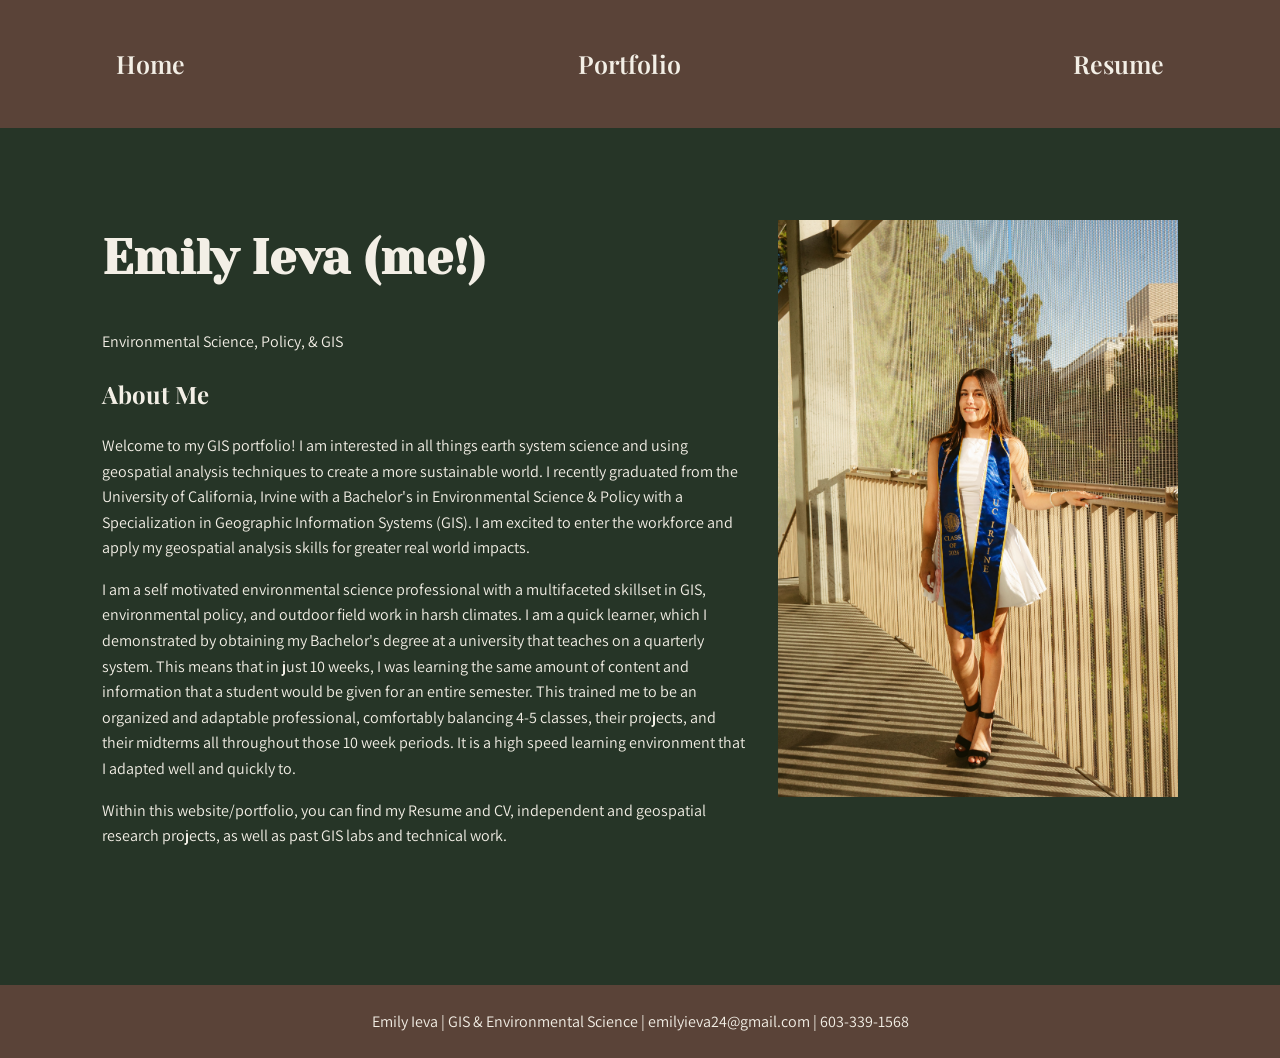
<file: index.html>
<!DOCTYPE html>
<html lang="en">

<head>
  <meta charset="UTF-8">
   <title>Emily Ieva | GIS Portfolio</title> 
  
   <link rel="preconnect" href="https://fonts.googleapis.com">
   <link rel="preconnect" href="https://fonts.gstatic.com" crossorigin>

   <link href="https://fonts.googleapis.com/css2?family=Assistant:wght@400;500;600&family=Playfair+Display:wght@400;600;700&family=Yeseva+One&display=swap" rel="stylesheet">

   <link rel="stylesheet" href="style.css">
</head>

<body>
  
<header class="site-header">
  
  <nav class="site-nav">
    <a href="index.html">Home</a>
    <a href="portfolio.html">Portfolio</a>
    <a href="resume.html">Resume</a>
  </nav>
</header>

  <main class="page-container">

  <div class="home-intro">
    
    <img class="home-photo"
        src="images/GHhome_photo.jpg"
        alt="senior pic of me for home page">
    
    <h1>Emily Ieva (me!)</h1>
    <p>Environmental Science, Policy, & GIS</p>

    <h2>About Me</h2>
    <p>Welcome to my GIS portfolio! I am interested in all things earth system science and using geospatial analysis techniques to create a more sustainable world. I recently graduated from the University of California, Irvine with a Bachelor's in Environmental Science & Policy with a Specialization in Geographic Information Systems (GIS). I am excited to enter the workforce and apply my geospatial analysis skills for greater real world impacts.</p>

    <p>I am a self motivated environmental science professional with a multifaceted skillset in GIS, environmental policy, and outdoor field work in harsh climates. I am a quick learner, which I demonstrated by obtaining my Bachelor's degree at a university that teaches on a quarterly system. This means that in just 10 weeks, I was learning the same amount of content and information that a student would be given for an entire semester. This trained me to be an organized and adaptable professional, comfortably balancing 4-5 classes, their projects, and their midterms all throughout those 10 week periods. It is a high speed learning environment that I adapted well and quickly to.</p>
    
    <p>Within this website/portfolio, you can find my Resume and CV, independent and geospatial research projects, as well as past GIS labs and technical work.</p>

  </div>
    
  </main>

<footer class="site-footer">
  <p> Emily Ieva | GIS & Environmental Science | emilyieva24@gmail.com | 603-339-1568</p>
</footer>
  
</body>

</html>
</file>
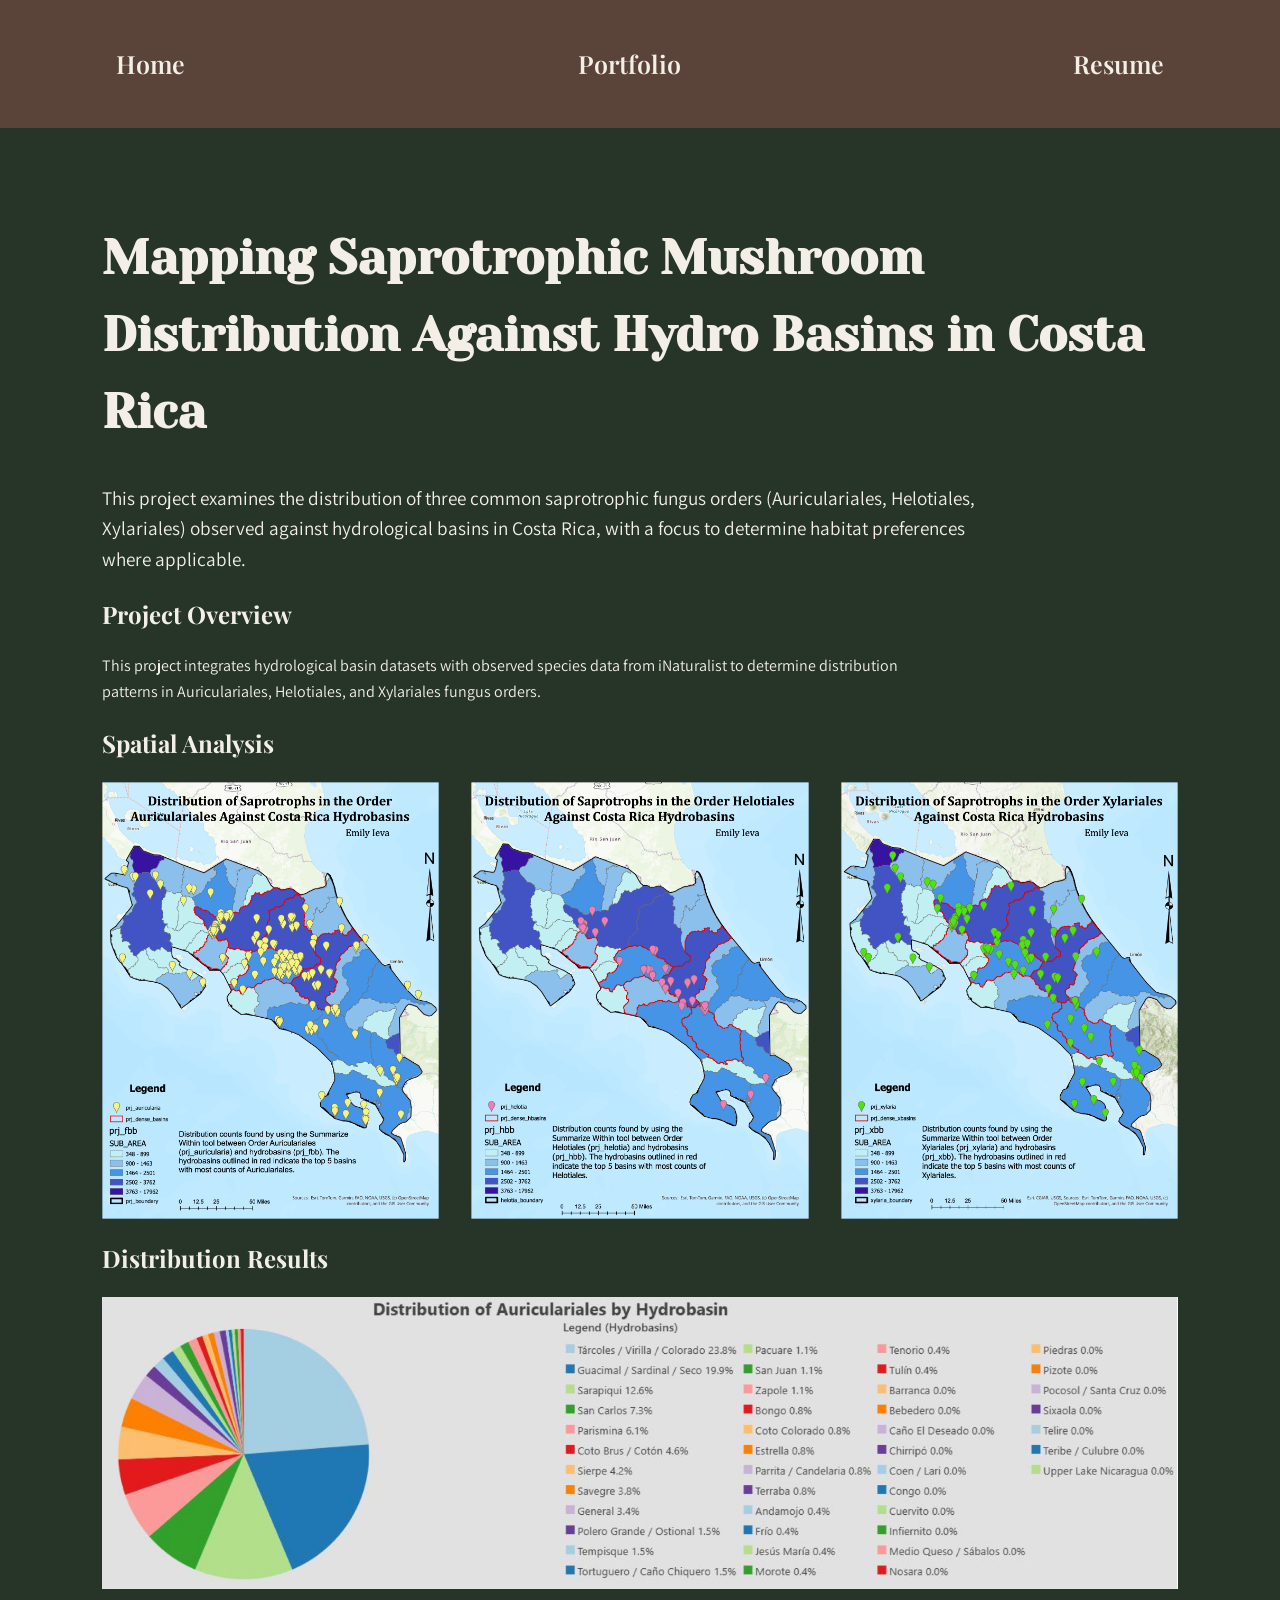
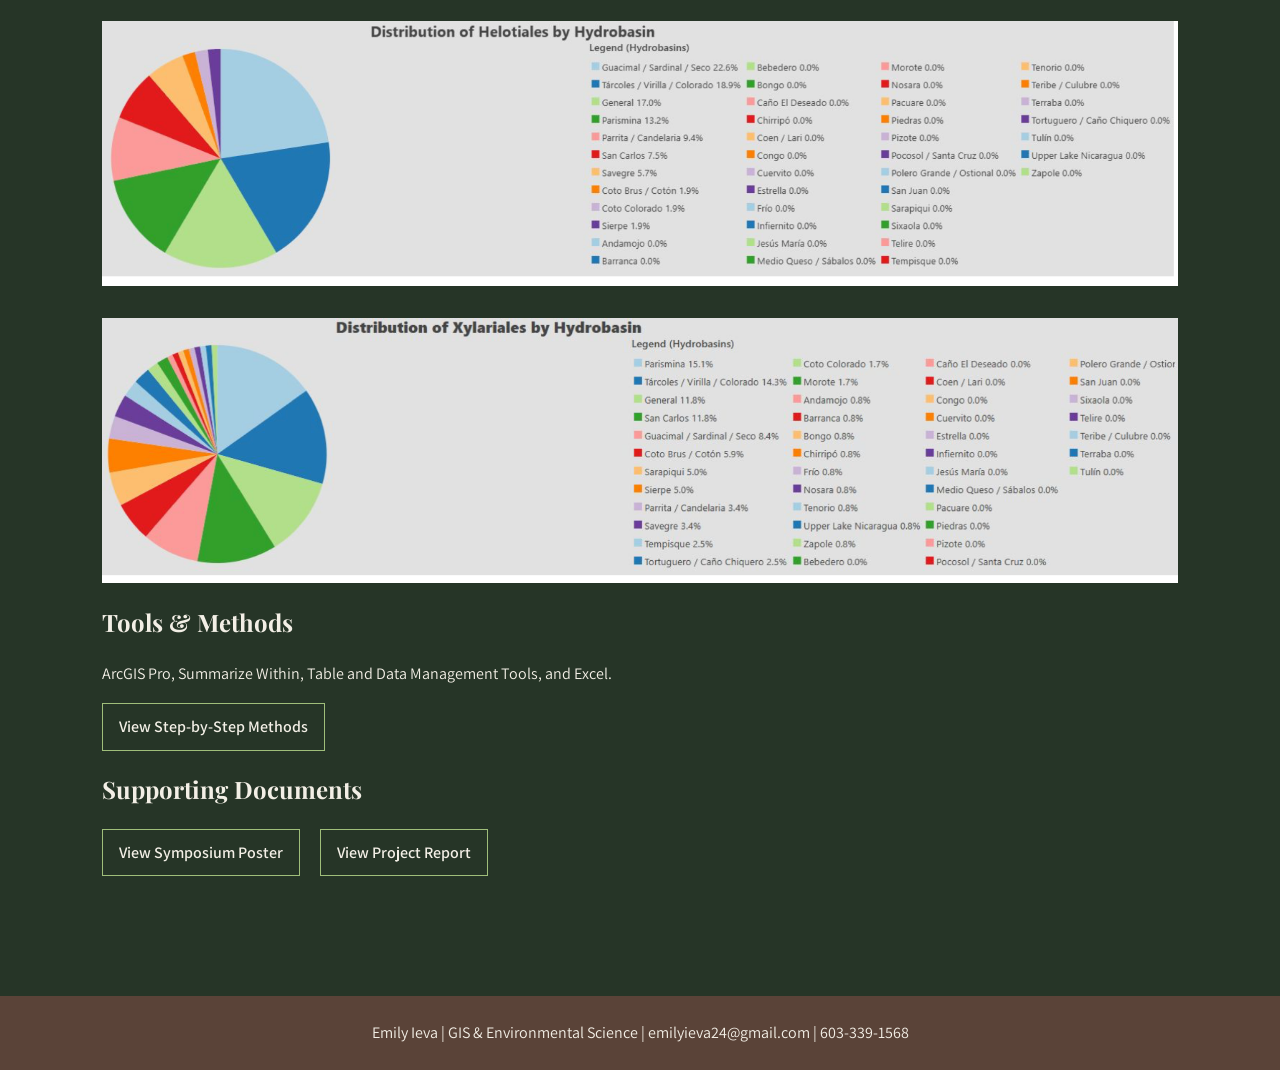
<file: mushroom.html>
<!DOCTYPE html>
<html lang="en">

<head>
  <meta charset="UTF-8">
  <title>Saprotrophic Mushroom Distribution | Emily Ieva</title>

  <link rel="preconnect" href="https://fonts.googleapis.com">
  <link rel="preconnect" href="https://fonts.gstatic.com" crossorigin>

  <link href="https://fonts.googleapis.com/css2?family=Assistant:wght@400;500;600&family=Playfair+Display:wght@400;600;700&family=Yeseva+One&display=swap" rel="stylesheet">

  <link rel="stylesheet" href="style.css">
  
</head>

<body>

<header class="site-header">

  <nav class="site-nav">
    <a href="index.html">Home</a>
    <a href="portfolio.html">Portfolio</a>
    <a href="resume.html">Resume</a>
  </nav>

</header>

  <main class="page-container">

  <h1>Mapping Saprotrophic Mushroom Distribution Against Hydro Basins in Costa Rica</h1>

  <p class="project-intro">
    This project examines the distribution of three common saprotrophic fungus orders (Auriculariales, Helotiales, Xylariales) observed against hydrological basins in Costa Rica, with a focus to determine habitat preferences where applicable.
  </p>

  <h2>Project Overview</h2>

    <p>
      This project integrates hydrological basin datasets with observed species data from iNaturalist to determine distribution patterns in Auriculariales, Helotiales, and Xylariales fungus orders. 
    </p>

    <h2>Spatial Analysis</h2>

    <div class="map-gallery-three">

      <figure>
        <img src="GH_mushroom/AuricularialesMap.png" 
          alt="Auriculariales distribution map visualization">
      </figure>

      <figure>
        <img src="GH_mushroom/HelotialesMap.png"
          alt="Helotiales distribution map visualization">
      </figure>

      <figure>
        <img src="GH_mushroom/XylarialesMap.png"
          alt="Xylariales distribution map visualization">
      </figure>

    </div>

  <h2>Distribution Results</h2>

  <div class="chart-gallery">
    <figure>
      <img src="GH_mushroom/AuricularialesGraph.png"
        alt="Auriculariales distribution graph">
    </figure>

    <figure>
      <img src="GH_mushroom/HelotialesGraph.png"
        alt="Helotiales distribution graph">
    </figure>

    <figure>
      <img src="GH_mushroom/XylarialesGraph.png"
        alt="Xylariales distribution graph">
    </figure>

  </div>

    
    <h2>Tools & Methods</h2>

    <p>
      ArcGIS Pro, Summarize Within, Table and Data Management Tools, and Excel.
    </p>

   <div class="project-documents">
     <a href="GH_mushroom/EmilyIeva_FinalMethods.pdf" target="_blank">
       View Step-by-Step Methods
     </a>

   </div>


    <h2>Supporting Documents</h2>

    <div class="project-documents">
      <a href="EmilyIeva_GISPoster.001.png" target="_blank">
        View Symposium Poster
      </a>

      <a href="GH_mushroom/EmilyIeva_WrittenPortion.pdf" target="_blank">
        View Project Report
      </a>

    </div>
      

  </main>

<footer class="site-footer">
  <p> Emily Ieva | GIS & Environmental Science | emilyieva24@gmail.com | 603-339-1568</p>
</footer>

</body>

</html>
</file>
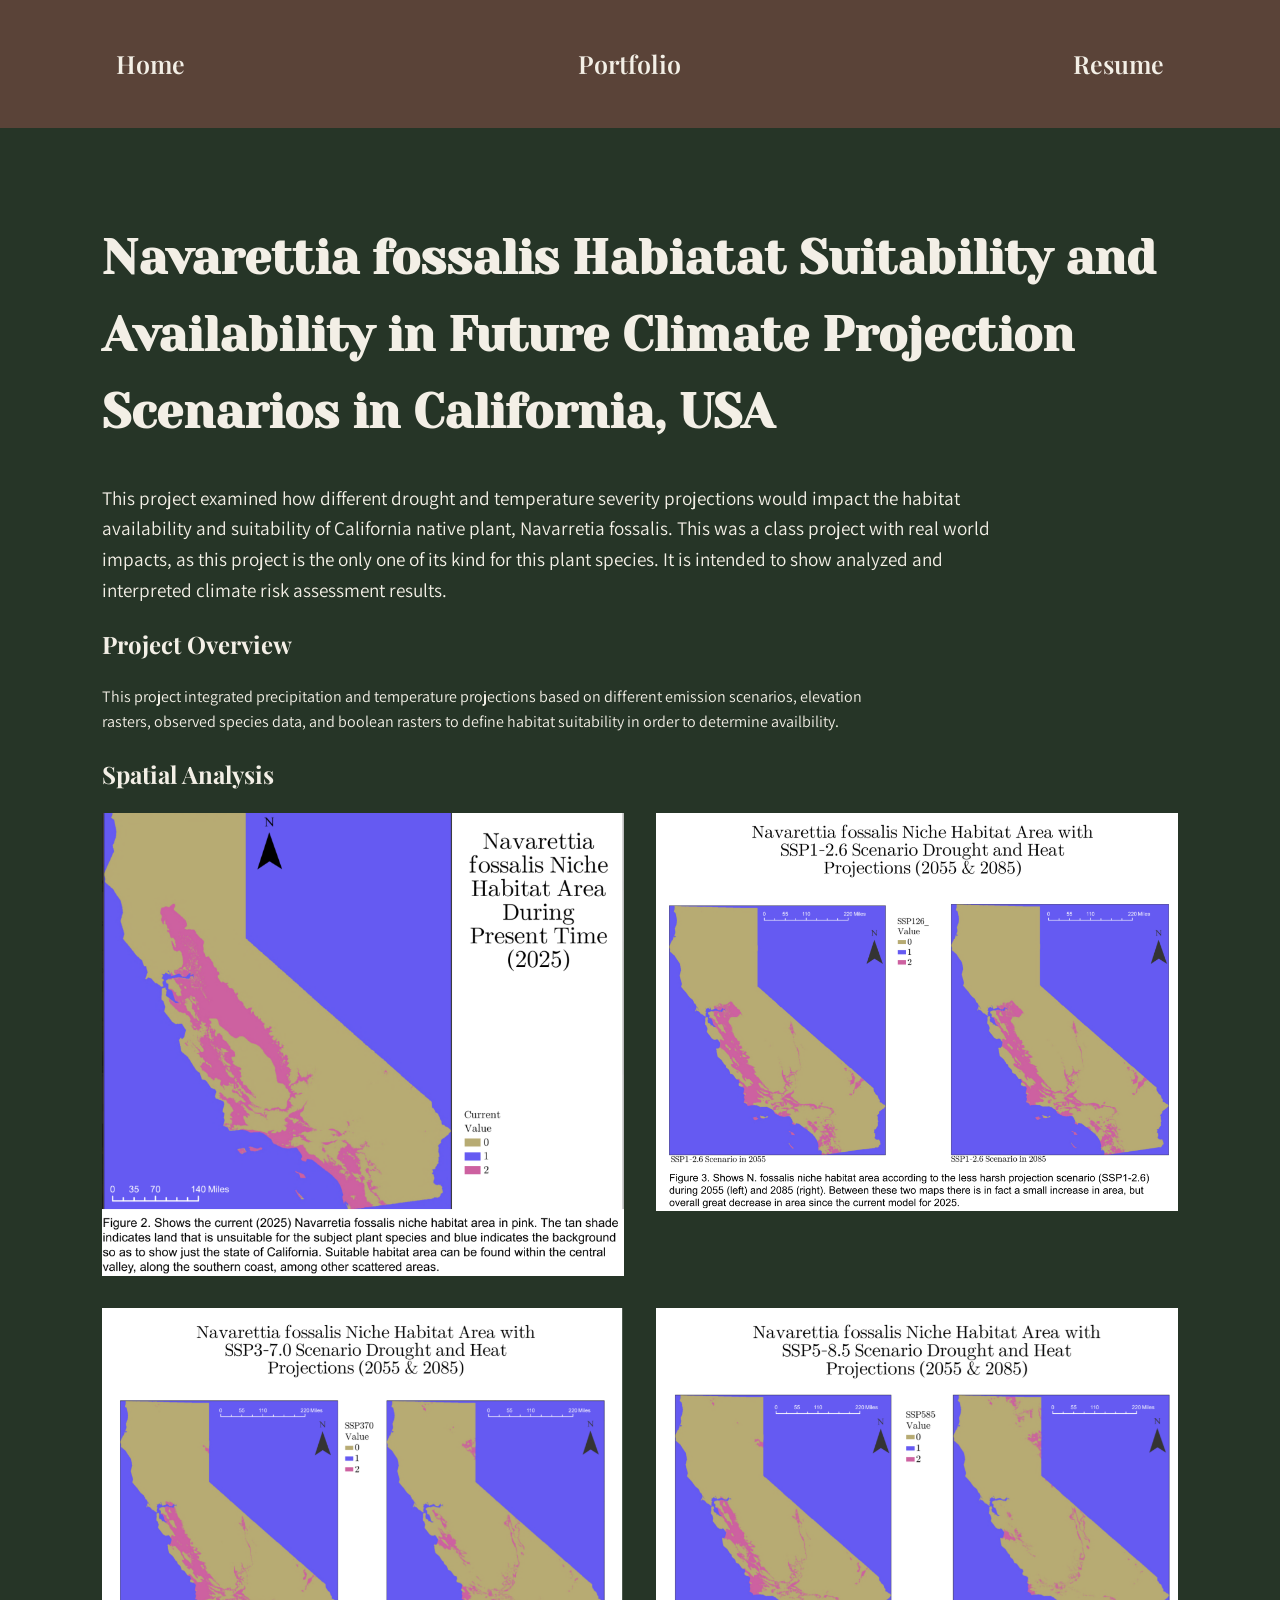
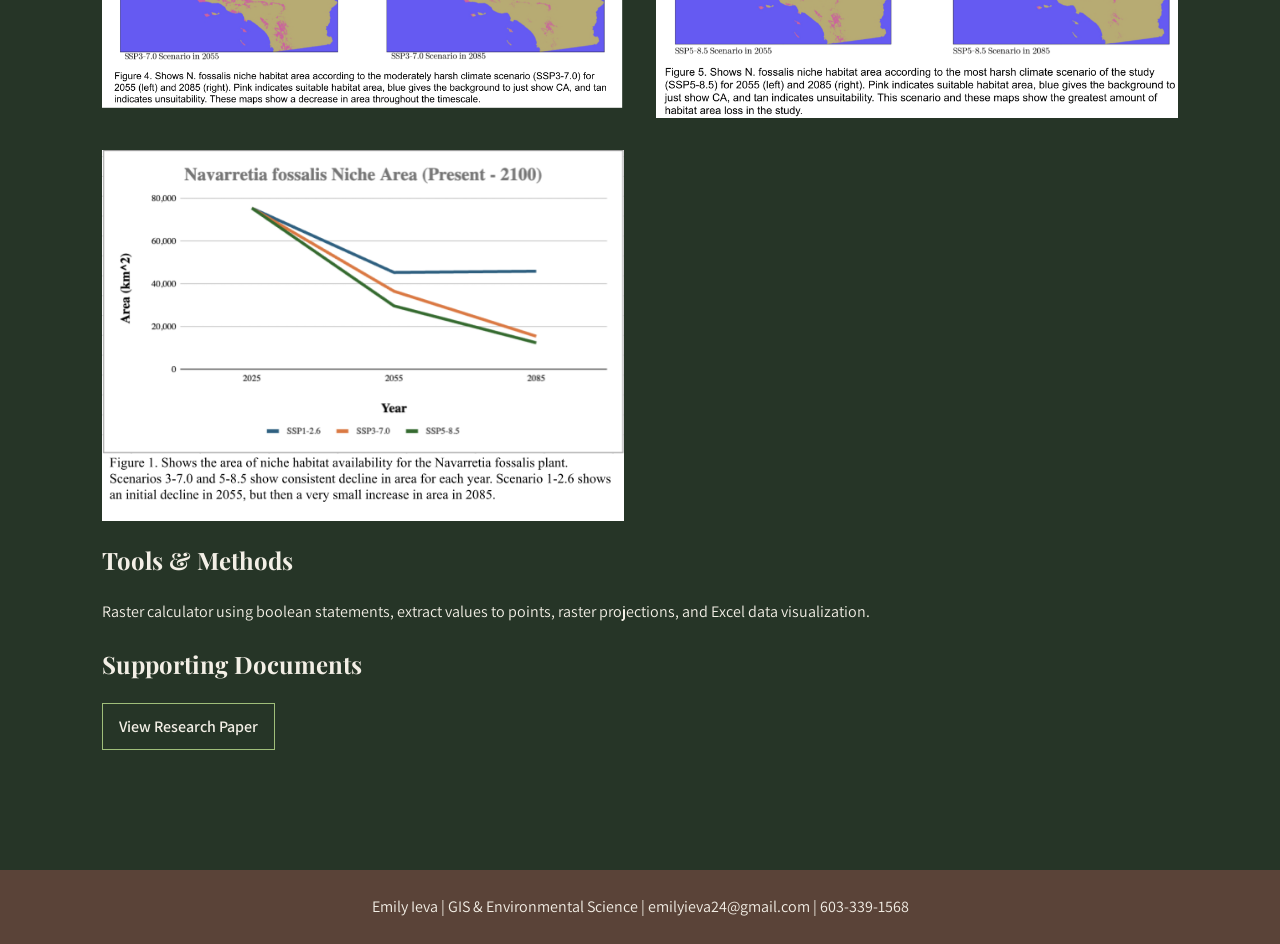
<file: navarretia.html>
<!DOCTYPE html>
<html lang="en">

<head>
  <meta charset="UTF-8">
  <title>Navarettia fossalis Habiatat Suitability and Availability Analysis | Emily Ieva</title>

  <link rel="preconnect" href="https://fonts.googleapis.com">
  <link rel="preconnect" href="https://fonts.gstatic.com" crossorigin>

  <link href="https://fonts.googleapis.com/css2?family=Assistant:wght@400;500;600&family=Playfair+Display:wght@400;600;700&family=Yeseva+One&display=swap" rel="stylesheet">

  <link rel="stylesheet" href="style.css"> 
</head>

<body>

<header class="site-header">
  
  <nav class="site-nav">
    <a href="index.html">Home</a>
    <a href="portfolio.html">Portfolio</a>
    <a href="resume.html">Resume</a>
  </nav>

</header>

<main class="page-container">

  <h1>Navarettia fossalis Habiatat Suitability and Availability in Future Climate Projection Scenarios in California, USA</h1>

  <p class="project-intro">
    This project examined how different drought and temperature severity projections would impact the habitat availability and suitability of California native plant, Navarretia fossalis. This was a class project with real world impacts, as this project is the only one of its kind for this plant species. It is intended to show analyzed and interpreted climate risk assessment results.
  </p>

  <h2>Project Overview</h2>

  <p>
    This project integrated precipitation and temperature projections based on different emission scenarios, elevation rasters, observed species data, and boolean rasters to define habitat suitability in order to determine availbility.
  </p>

  <h2>Spatial Analysis</h2>

  <div class="map-gallery">
    
    <figure>
      <img src="GH_navarretia/pleasework.png"
        alt="Current drought and temperature scenario data analysis visualization">
    </figure>

    <figure>
      <img src="GH_navarretia/navarretia_ssp126.png"
        alt="Drought and temperature data analysis visualization in SSP1-2.6 scenario">
    </figure>

    <figure>
      <img src="GH_navarretia/navarretia_ssp370.png"
        alt="Drought and temperature data analysis visualization in SSP3-7.0 scenario">
    </figure>

    <figure>
      <img src="GH_navarretia/navarretia_ssp585.png"
        alt="Drought and temperature data analysis visualization in SSP5-8.5 scenario">
    </figure>

    <figure>
      <img src="GH_navarretia/navarretia_chart.png"
        alt="Excel chart comparing current and future habitat availability for Navarretia fossalis">
    </figure>
    
  </div>

  <h2>Tools & Methods</h2>

  <p>
    Raster calculator using boolean statements, extract values to points, raster projections, and Excel data visualization.
  </p>

  <h2>Supporting Documents</h2>

  <div class="project-documents">

    <a href="GH_navarretia/EmilyIeva_Navarretiafossalis_HabitatNicheAnalysisPaper .pdf" target="_blank">
      View Research Paper
    </a>

  </div>
  
</main>

<footer class="site-footer">
  <p> Emily Ieva | GIS & Environmental Science | emilyieva24@gmail.com | 603-339-1568</p>
</footer>
  
</body>

</html>
</file>
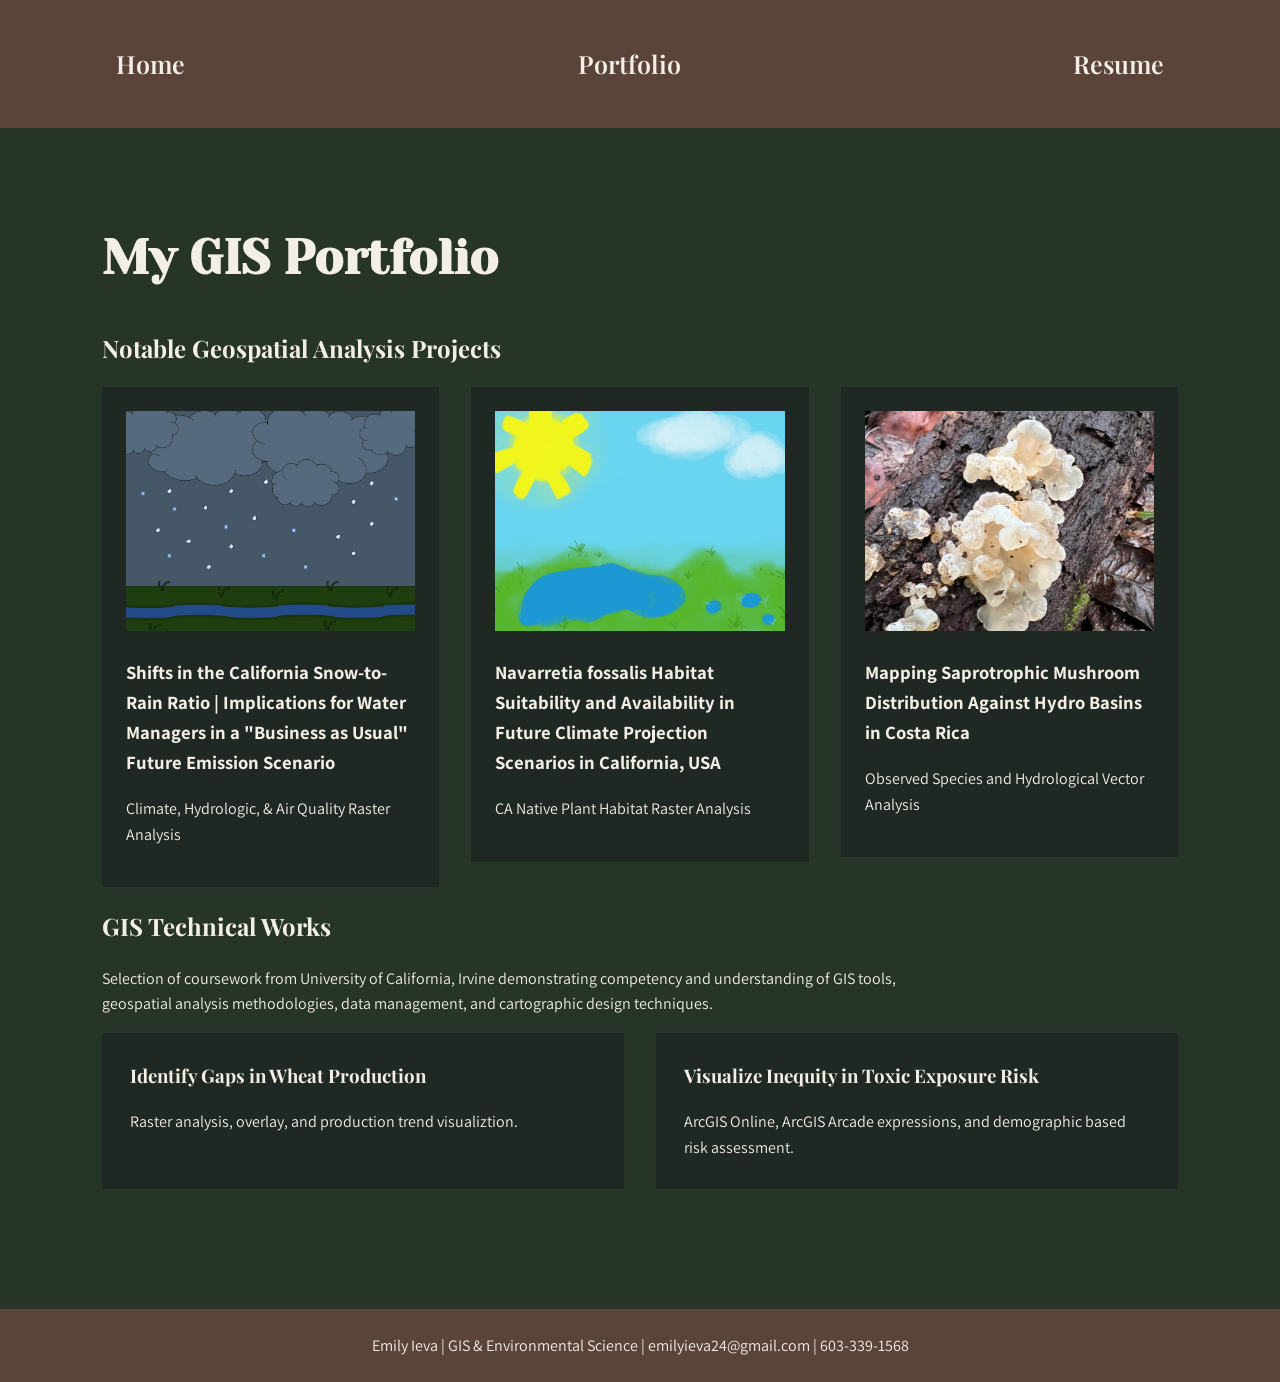
<file: portfolio.html>
<!DOCTYPE html>
<html lang="en">

<head>
  <meta charset="UTF-8">
  <title>Portfolio | Emily Ieva</title>
  
  <link rel="preconnect" href="https://fonts.googleapis.com">
  <link rel="preconnect" href="https://fonts.gstatic.com" crossorigin>

  <link href="https://fonts.googleapis.com/css2?family=Assistant:wght@400;500;600&family=Playfair+Display:wght@400;600;700&family=Yeseva+One&display=swap" rel="stylesheet">

  <link rel="stylesheet" href="style.css">
</head>

<body>

 <header class="site-header">
  <nav class="site-nav">
    <a href="index.html">Home</a>
    <a href="portfolio.html">Portfolio</a>
    <a href="resume.html">Resume</a>
  </nav>
 </header>

  <main class="page-container">

    <h1>My GIS Portfolio</h1>

    <h2>Notable Geospatial Analysis Projects</h2>

    <div class="project-grid">

    <a href="snowwater.html" class="project-link">
      <article class="project-card">
        <img src="images/snowwater.jpg" alt="Map visualization of California snow-to-rain ratio analysis">
        <h3>Shifts in the California Snow-to-Rain Ratio | Implications for Water Managers in a "Business as Usual" Future Emission Scenario</h3>
        <p>Climate, Hydrologic, & Air Quality Raster Analysis</p>
      </article>
    </a>

    <a href="navarretia.html" class="project-link">
      <article class="project-card">
        <img src="images/navarretia.png" alt="Map visualization of Navarretia fossalis hab suitability/availability">
        <h3>Navarretia fossalis Habitat Suitability and Availability in Future Climate Projection Scenarios in California, USA</h3>
        <p>CA Native Plant Habitat Raster Analysis</p>
      </article>
    </a>
      
    <a href="mushroom.html" class="project-link">
      <article class="project-card">
        <img src="images/mushroomdist.jpeg" alt="Map visualization of saprotrophic mushrooms again cr hydrobasins">
        <h3>Mapping Saprotrophic Mushroom Distribution Against Hydro Basins in Costa Rica</h3>
        <p>Observed Species and Hydrological Vector Analysis</p>
      </article>
    </a>

   </div>
    
    <h2>GIS Technical Works</h2>

    <p class="section-intro">
      Selection of coursework from University of California, Irvine demonstrating competency and understanding of GIS tools, geospatial analysis methodologies, data management, and cartographic design techniques. 
    </p>

    <div class="technical-grid">

      <a href="wheat.html" class="technical-link">
        <article class="technical-card">

          <h3>Identify Gaps in Wheat Production</h3>

          <p>
            Raster analysis, overlay, and production trend visualiztion.
          </p>

        </article>
      </a>

      <a href="toxicexposure.html" class="technical-link">
        <article class="technical-card">

          <h3>Visualize Inequity in Toxic Exposure Risk</h3>

          <p>
            ArcGIS Online, ArcGIS Arcade expressions, and demographic based risk assessment.
          </p>
        </article>
      </a>
    
  </main>
  
<footer class="site-footer">
  <p> Emily Ieva | GIS & Environmental Science | emilyieva24@gmail.com | 603-339-1568</p>
</footer>

</body>

</html>
</file>
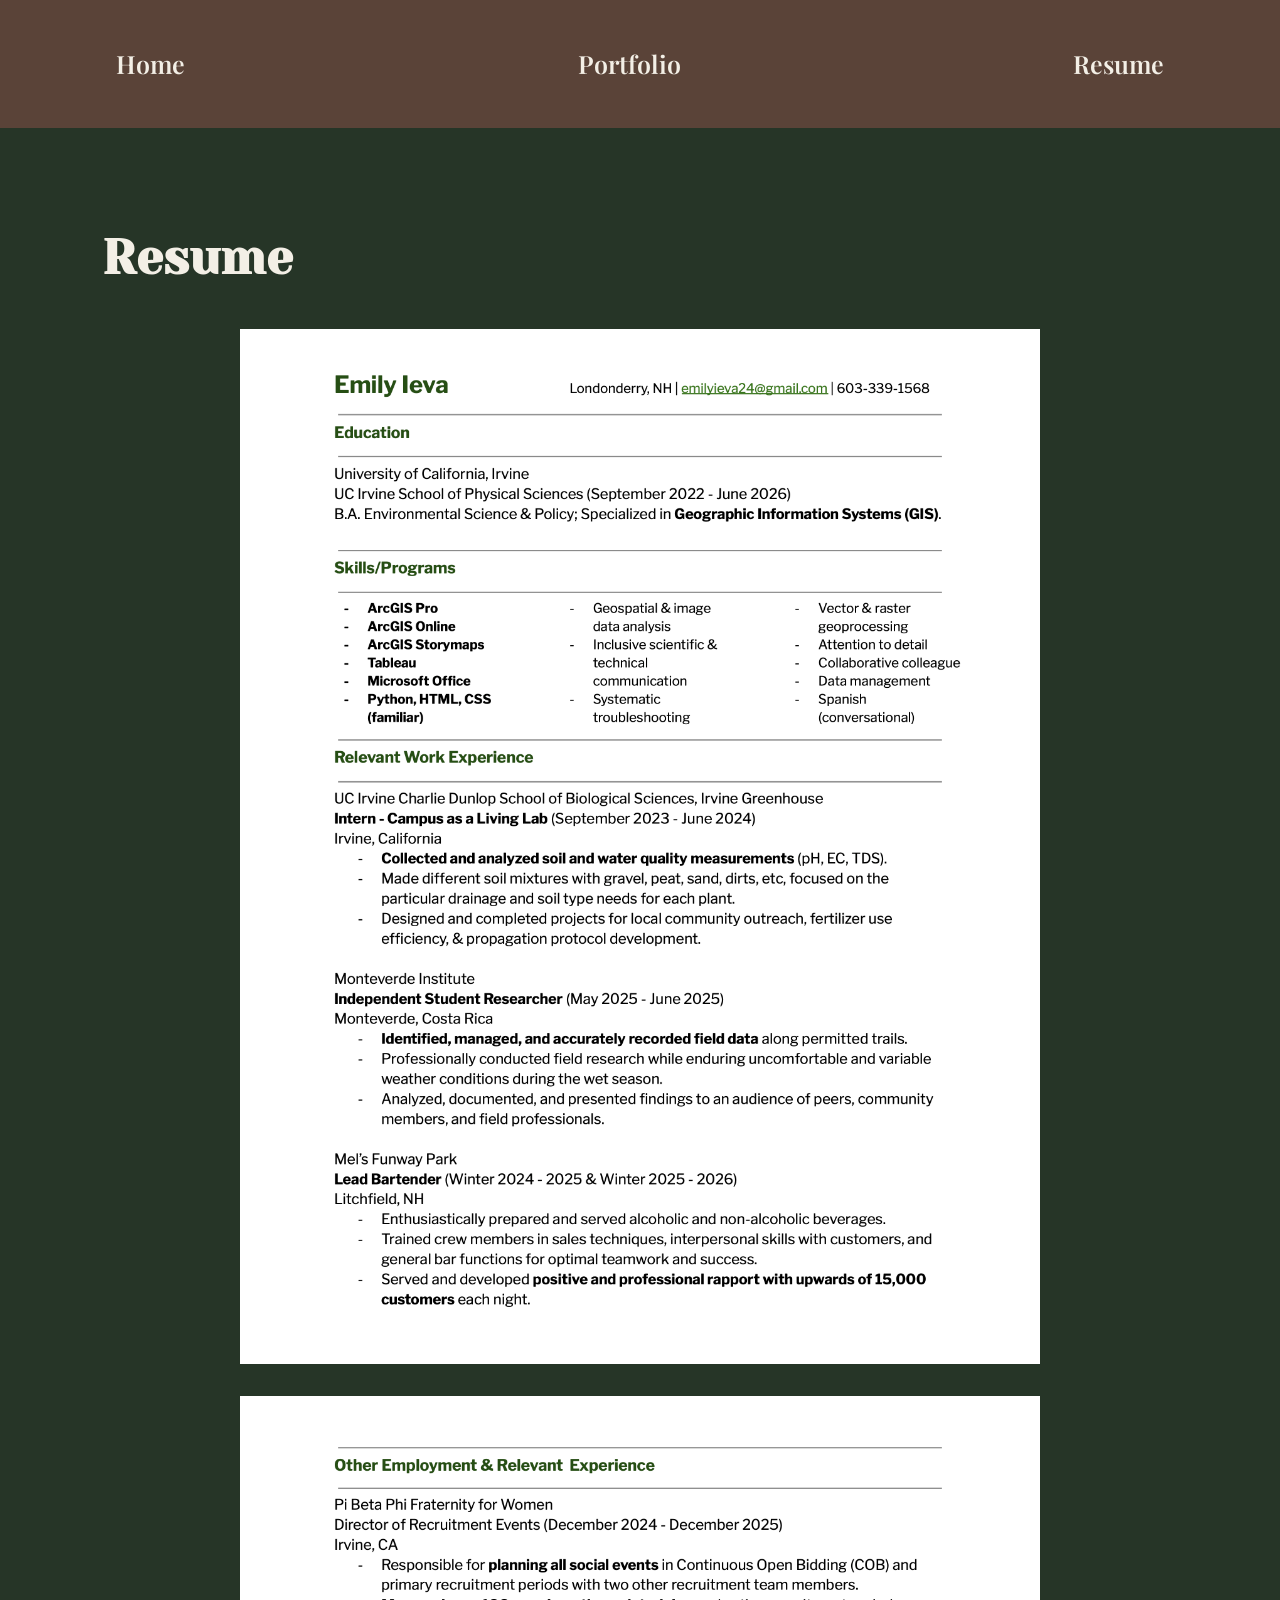
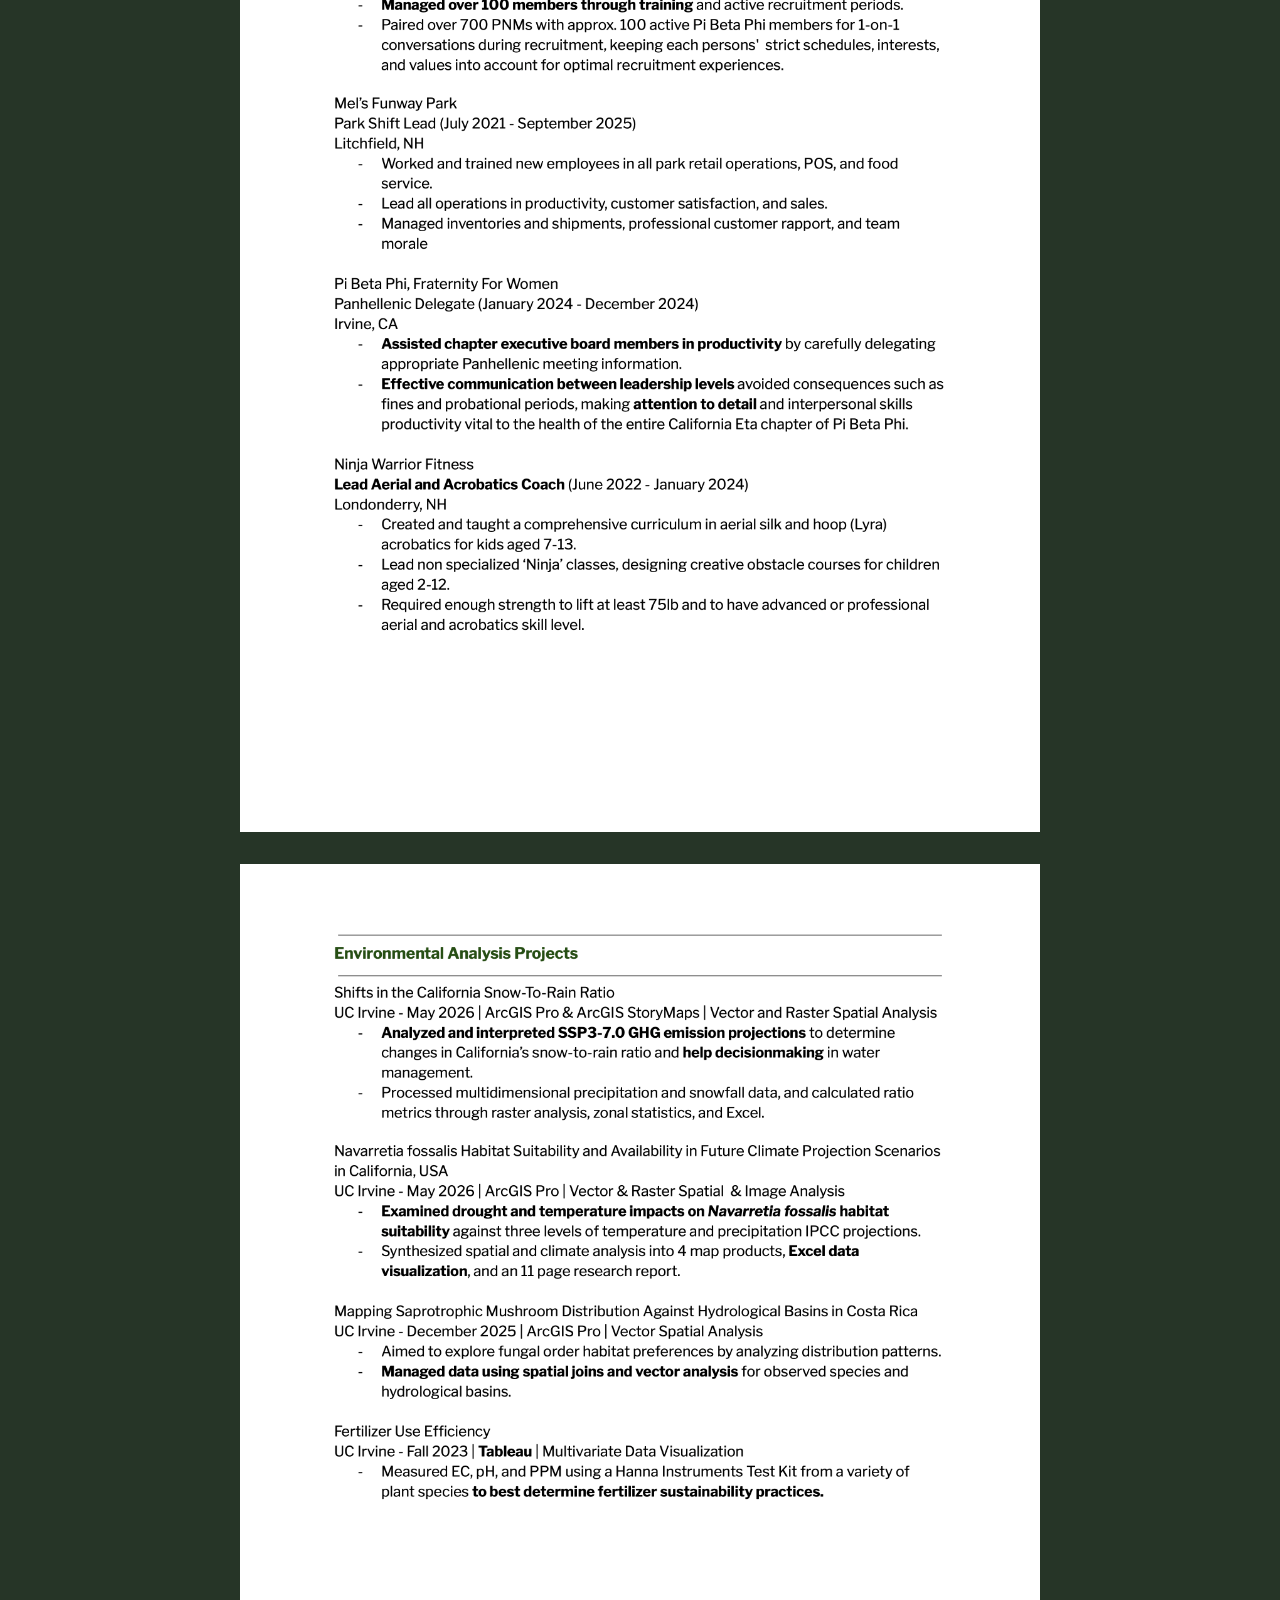
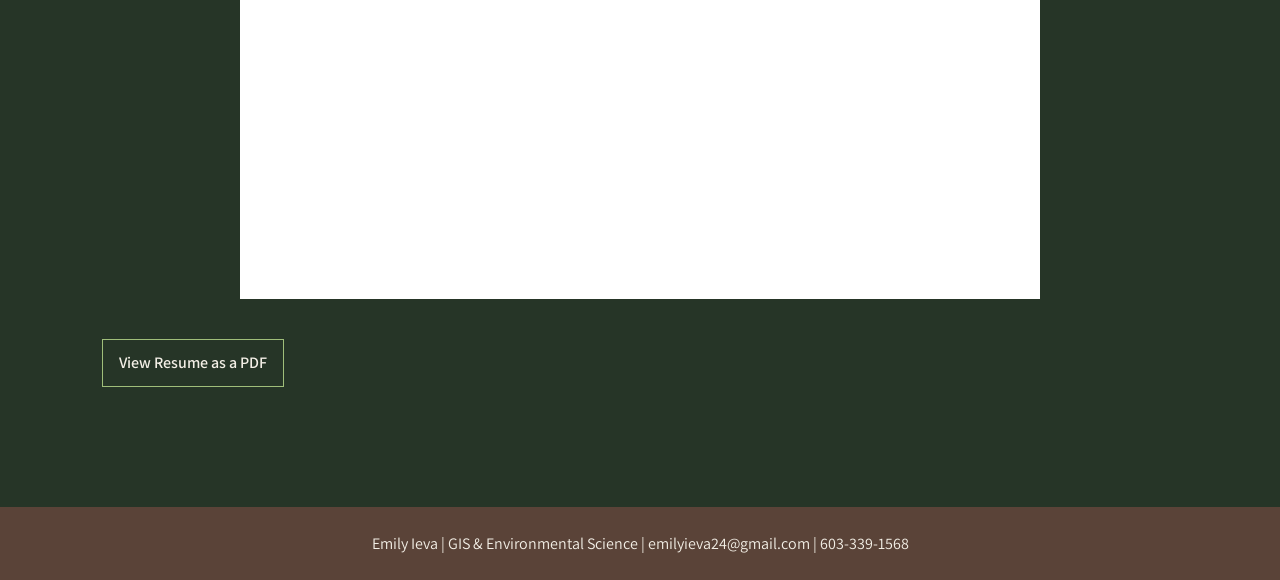
<file: resume.html>
<!DOCTYPE html>
<html lang="en">

<head>
  <meta charset="UTF-8">
  <title>Resume | Emily Ieva</title>

  <link rel="preconnect" href="https://fonts.googleapis.com">
  <link rel="preconnect" href="https://fonts.gstatic.com" crossorigin>

  <link href="https://fonts.googleapis.com/css2?family=Assistant:wght@400;500;600&family=Playfair+Display:wght@400;600;700&family=Yeseva+One&display=swap" rel="stylesheet">

  <link rel="stylesheet" href="style.css">
</head>

<body>

<header class="site-header">
  <nav class="site-nav">
    <a href="index.html">Home</a>
    <a href="portfolio.html">Portfolio</a>
    <a href="resume.html">Resume</a>
  </nav>
</header>

<main class="page-container">

  <h1>Resume</h1>
  
  <div class="resume-pages">

    <img src="GH_resume/Github_Resume1.png"
      alt="evi resume page 1">
   
    <img src="GH_resume/Github_Resume2.png"
      alt="evi resume page 2">

    <img src="GH_resume/Github_Resume3.png"
      alt="evi resume page 3">

  </div>

 
  <div class="project-documents">
    <a href="GH_resume/Github_Resume.pdf" target="_blank">
      View Resume as a PDF
    </a>
  </div>
  
</main>

<footer class="site-footer">
  <p> Emily Ieva | GIS & Environmental Science | emilyieva24@gmail.com | 603-339-1568</p>
</footer>
   
</body>

</html>
</file>
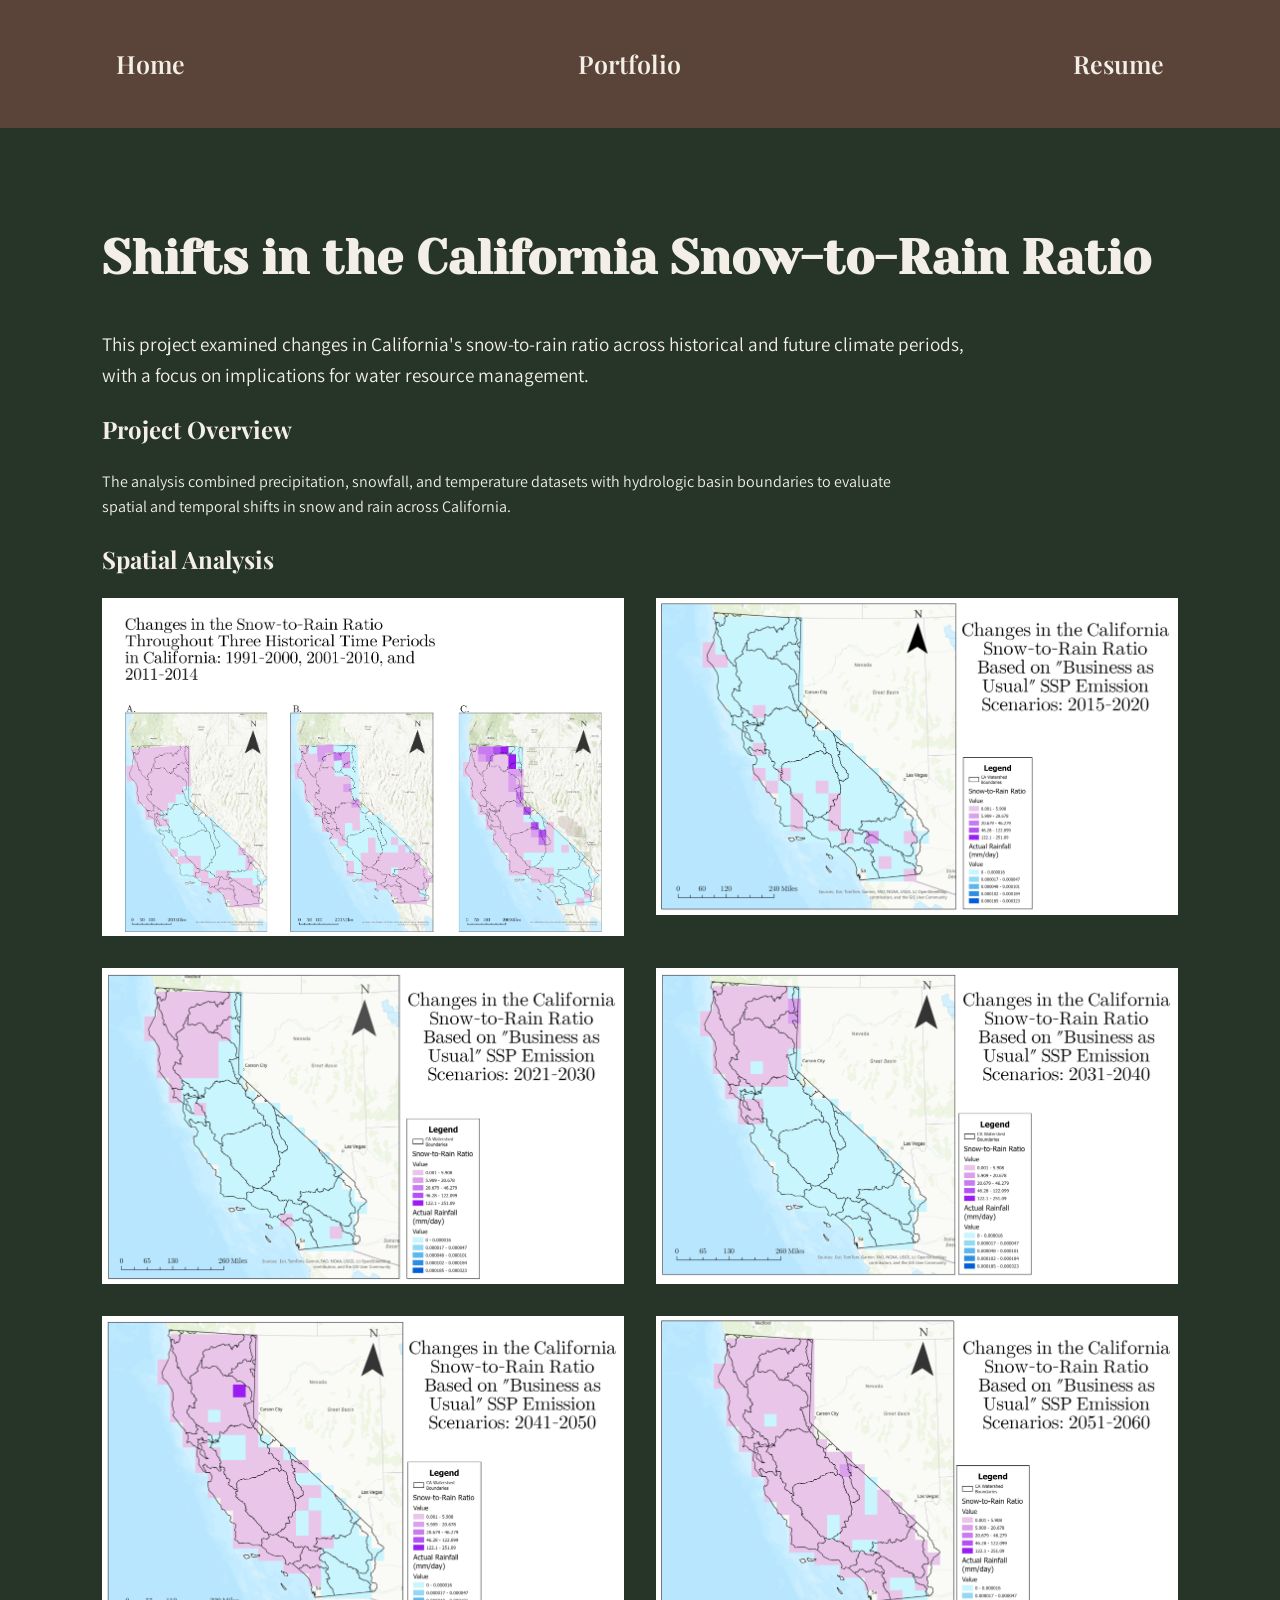
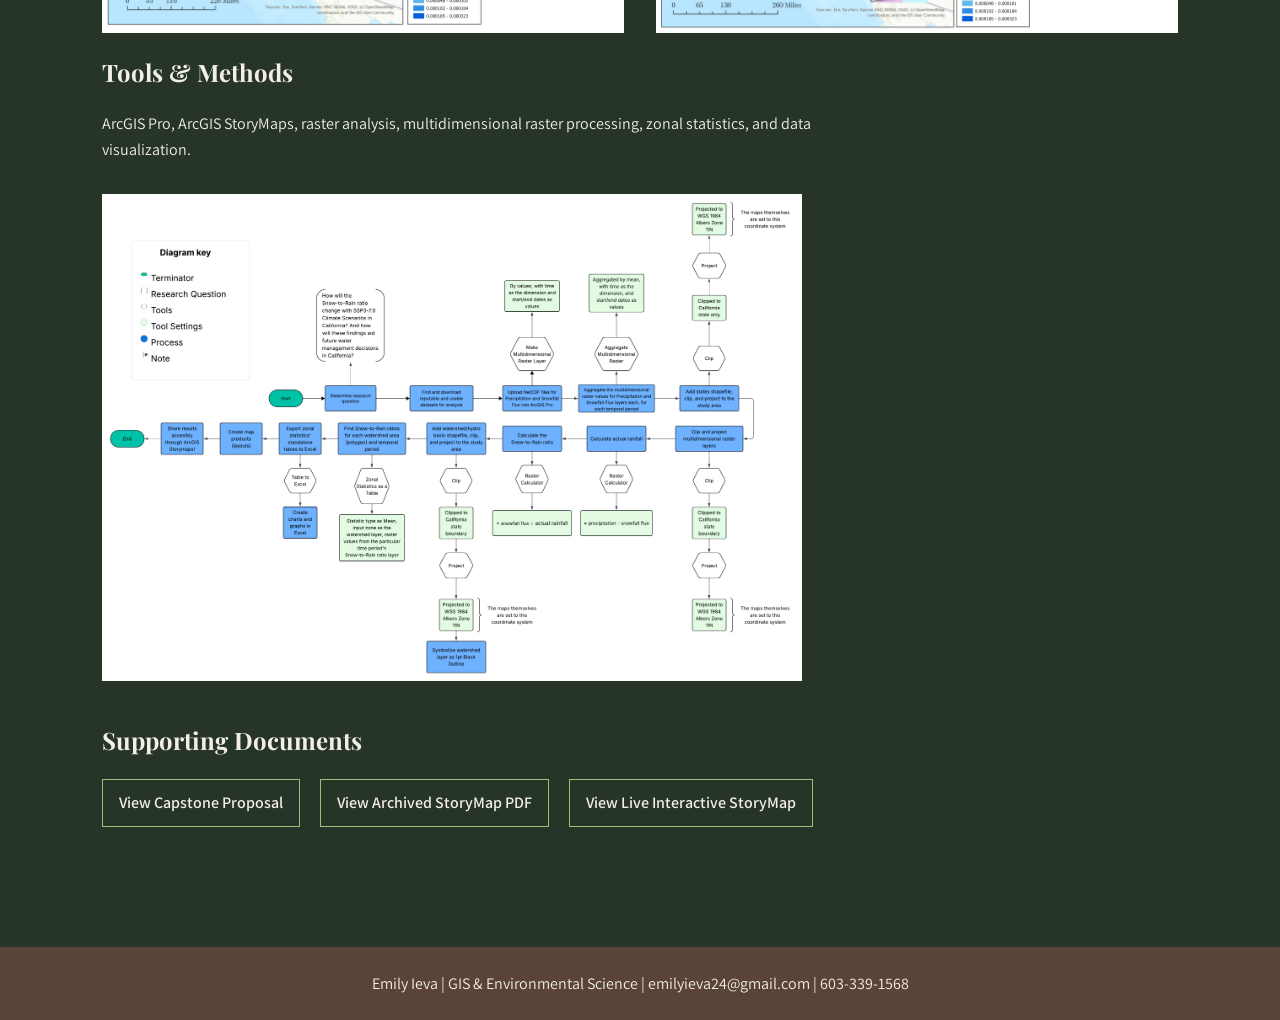
<file: snowwater.html>
<!DOCTYPE html>
<html lang="en">

<head>
  <meta charset="UTF-8">
  <title>California Snow-to-Rain Ratio Analysis| Emily Ieva</title>

  <link rel="preconnect" href="https://fonts.googleapis.com">
  <link rel="preconnect" href="https://fonts.gstatic.com" crossorigin>

  <link href="https://fonts.googleapis.com/css2?family=Assistant:wght@400;500;600&family=Playfair+Display:wght@400;600;700&family=Yeseva+One&display=swap" rel="stylesheet">

  <link rel="stylesheet" href="style.css">
</head>

<body>

 <header class="site-header"> 
  <nav class="site-nav">
    <a href="index.html">Home</a>
    <a href="portfolio.html">Portfolio</a>
    <a href="resume.html">Resume</a>
  </nav>

 </header>

<main class="page-container">

  <h1>Shifts in the California Snow-to-Rain Ratio</h1>

  
  <p class="project-intro">
    This project examined changes in California's snow-to-rain ratio across historical and future climate periods, with a focus on implications for water resource management.
  </p>
  
  <h2>Project Overview</h2>
  
  <p>
    The analysis combined precipitation, snowfall, and temperature datasets with hydrologic basin boundaries to evaluate spatial and temporal shifts in snow and rain across California.
  </p>

  <h2>Spatial Analysis</h2>

  <div class="map-gallery">

    <figure>
      <img class="project-map"
        src="GH_GISCapstone/historical.jpg"
        alt="Historical California snow-to-rain ratio map visualization">  
    </figure>

    <figure>
      <img src="GH_GISCapstone/2015_2020.jpg"
          alt="California snow-to-rain ratio map visualization for 2015-2020">
    </figure>

    <figure>
      <img src="GH_GISCapstone/2021_2030.jpg"
          alt="California snow-to-rain ratio map visualization for 2021-2030">
    </figure>

    <figure>
      <img src="GH_GISCapstone/2031_2040.jpg"
          alt="California snow-to-rain ratio map visualization for 2031-2040">
    </figure>

    <figure>
      <img src="GH_GISCapstone/2041_2050.jpg"
          alt="California snow-to-rain ratio map visualization for 2041-2050">
    </figure>

    <figure>
      <img src="GH_GISCapstone/2051_2060.jpg"
          alt="California snow-to-rain ratio map visualization for 2051-2060">
    </figure>

  </div>
  
  <h2>Tools & Methods</h2>
  
  <p>
    ArcGIS Pro, ArcGIS StoryMaps, raster analysis, multidimensional raster processing, zonal statistics, and data visualization.
  </p>

<figure class="workflow-figure">
  <a href="GH_GISCapstone/135Capstone_Workflow.png" target="_blank">
    <img src="GH_GISCapstone/135Capstone_Workflow.png"
      alt="Capstone project workflow visualized on LucidCharts">
  </a>
</figure> 

  <h2>Supporting Documents</h2>

  <div class="project-documents">
    <a href="GH_GISCapstone/EmilyIeva_CapstoneProposal.pdf" target="_blank">
      View Capstone Proposal
    </a>

    <a href="GH_GISCapstone/Shifts in the California Snow-to-Rain Ratio.pdf" target="_blank">
      View Archived StoryMap PDF
    </a>

    <a href="https://arcg.is/1i8mKK4" target="_blank">
      View Live Interactive StoryMap
    </a>

  </div>

  
</main>

<footer class="site-footer">
  <p> Emily Ieva | GIS & Environmental Science | emilyieva24@gmail.com | 603-339-1568</p>
</footer>
  
</body>

</html>
</file>
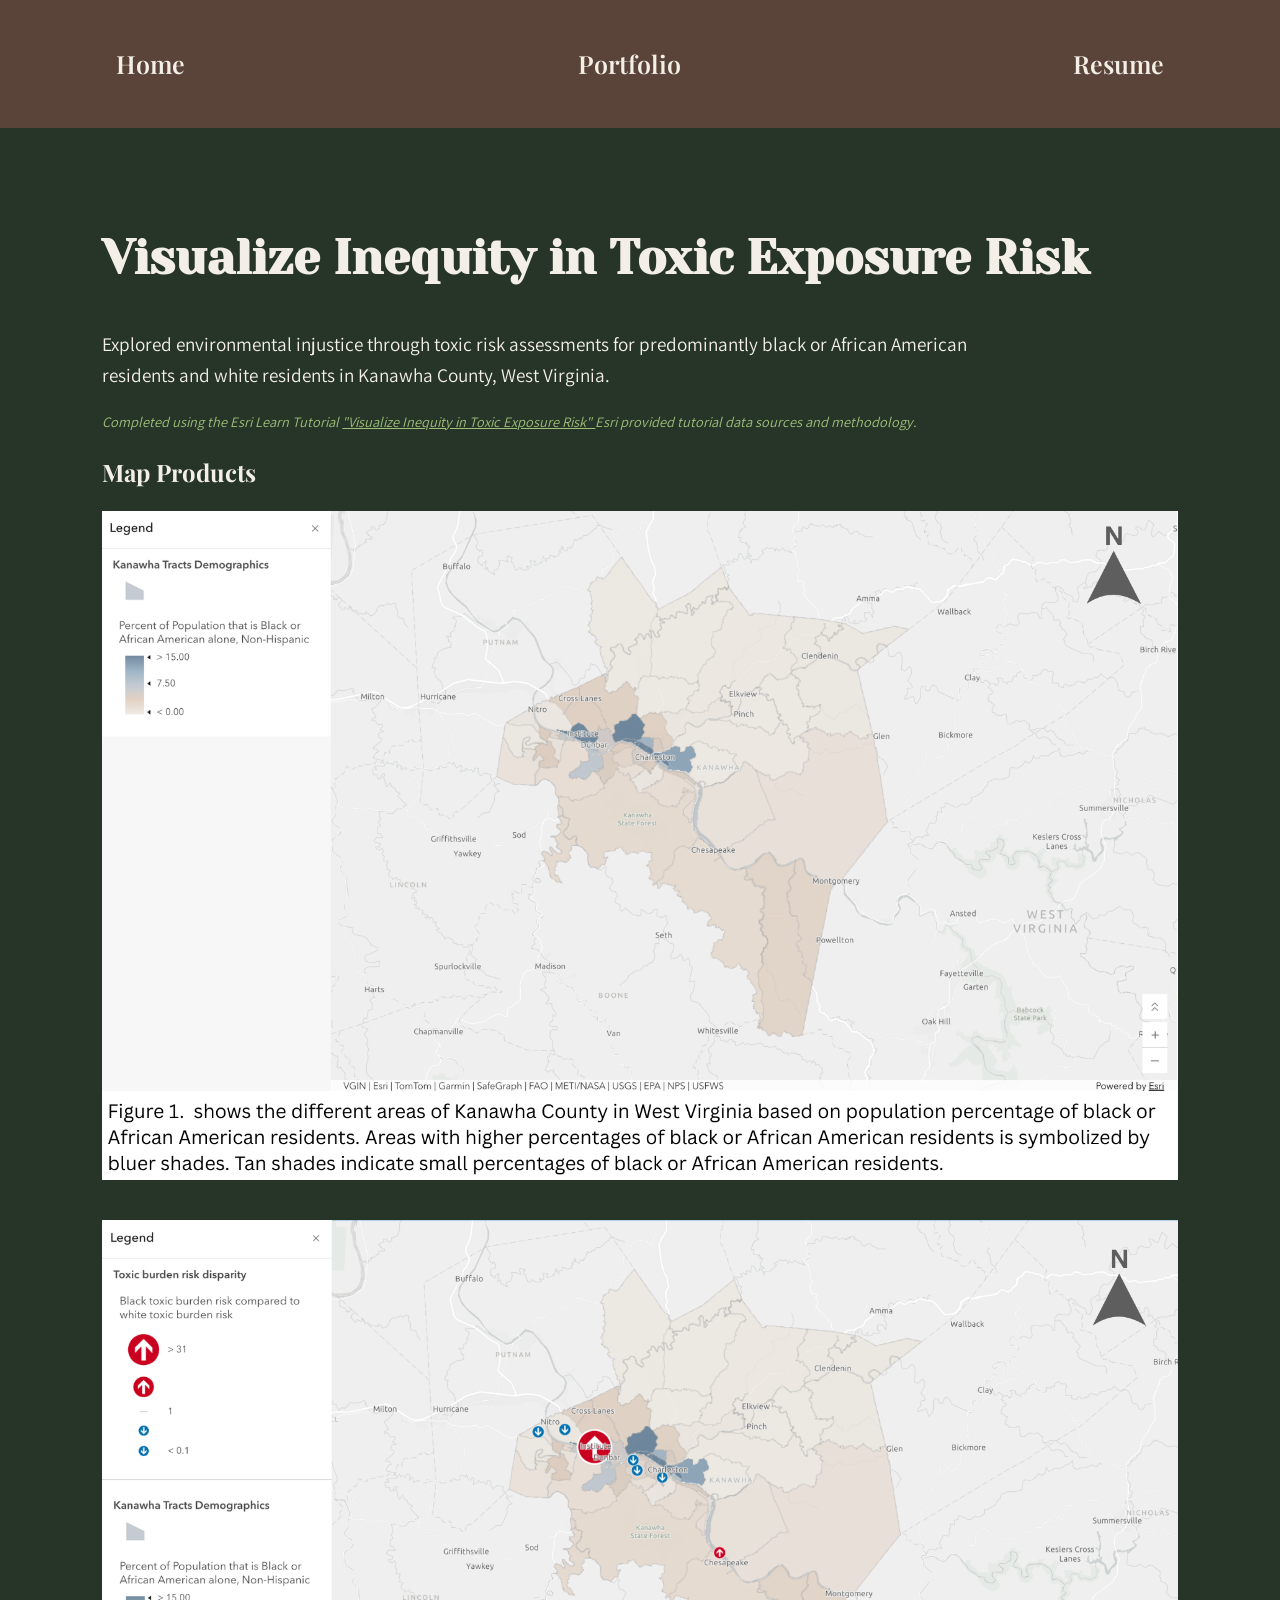
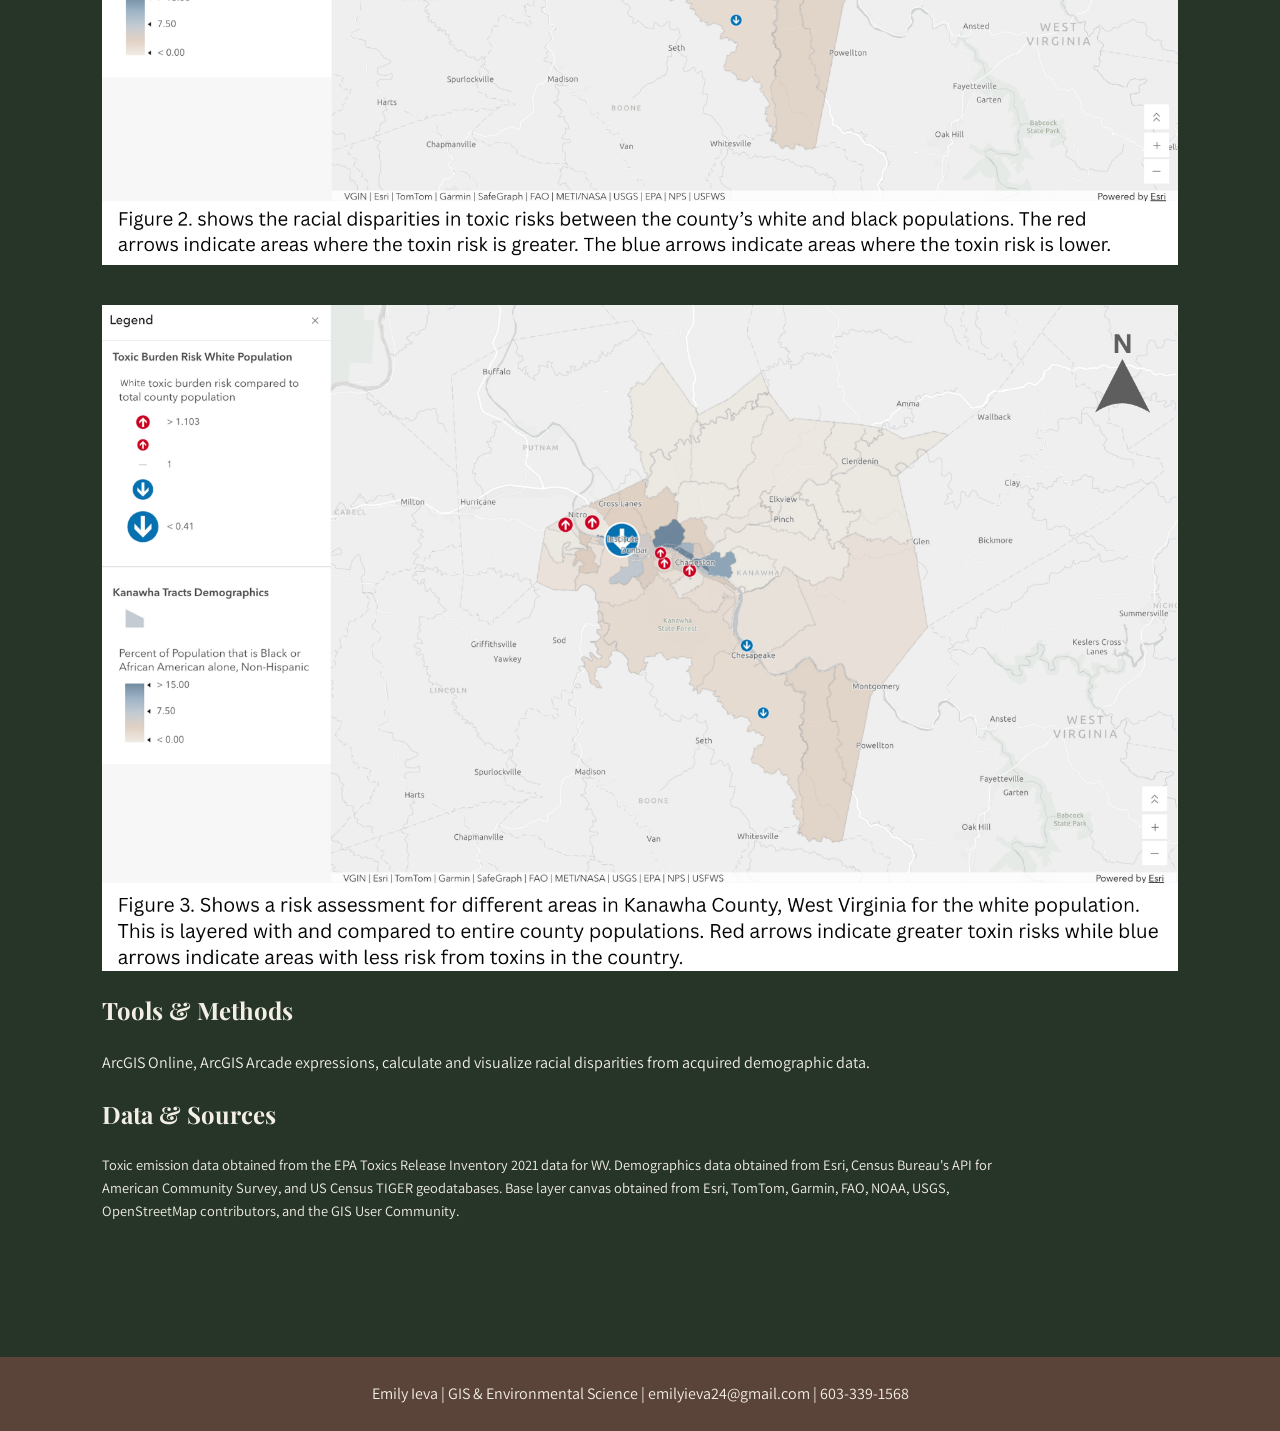
<file: toxicexposure.html>
<!DOCTYPE html>
<html lang="en">

<head>
  <meta charset="UTF-8">
  <title>Demographic Inequity Analysis for Toxic Risk Exposure | Emily Ieva</title>
  
  <link rel="preconnect" href="https://fonts.gstatic.com" crossorigin>

  <link href="https://fonts.googleapis.com/css2?family=Assistant:wght@400;500;600&family=Playfair+Display:wght@400;600;700&family=Yeseva+One&display=swap" rel="stylesheet">

  <link rel="stylesheet" href="style.css">
</head>

<body>

<header class="site-header">

  <nav class="site-nav">
    <a href="index.html">Home</a>
    <a href="portfolio.html">Portfolio</a>
    <a href="resume.html">Resume</a>
  </nav>

</header>

  <main class="page-container">

    <h1>Visualize Inequity in Toxic Exposure Risk</h1>

    <p class="project-intro">
      Explored environmental injustice through toxic risk assessments for predominantly black or African American residents and white residents in Kanawha County, West Virginia.
    </p>

    <p class="tutorial-credit">
      Completed using the Esri Learn Tutorial
      <a href="https://learn.arcgis.com/en/projects/visualize-inequity-in-toxic-exposure-risk/"
        target="_blank">
        "Visualize Inequity in Toxic Exposure Risk"
      </a>
      Esri provided tutorial data sources and methodology.
    </p>

    <h2>Map Products</h2>

    <div class="technical-map-stack">

      <figure>
        <img src="135W_Lab5/Lab5_figure1.png"
          alt="Lab 5 Figure 1">
      </figure>

      <figure>
        <img src="135W_Lab5/Lab5_figure2.png"
          alt="Lab 5 Figure 2">
      </figure>

      <figure>
        <img src="135W_Lab5/Lab5_figure3.png"
          alt="Lab 5 Figure 3">
      </figure>

    </div>

    <h2>Tools & Methods</h2>

    <p>
      ArcGIS Online, ArcGIS Arcade expressions, calculate and visualize racial disparities from acquired demographic data.
    </p>


<h2>Data & Sources</h2>
  
  <p class="data-credit">
    Toxic emission data obtained from the EPA Toxics Release Inventory 2021 data for WV. Demographics data obtained from Esri, Census Bureau's API for American Community Survey, and US Census TIGER geodatabases. Base layer canvas obtained from Esri, TomTom, Garmin, FAO, NOAA, USGS, OpenStreetMap contributors, and the GIS User Community. 
  </p>

  </main>

<footer class="site-footer">
  <p> Emily Ieva | GIS & Environmental Science | emilyieva24@gmail.com | 603-339-1568</p>
</footer>
    
</body>

</html>
</file>
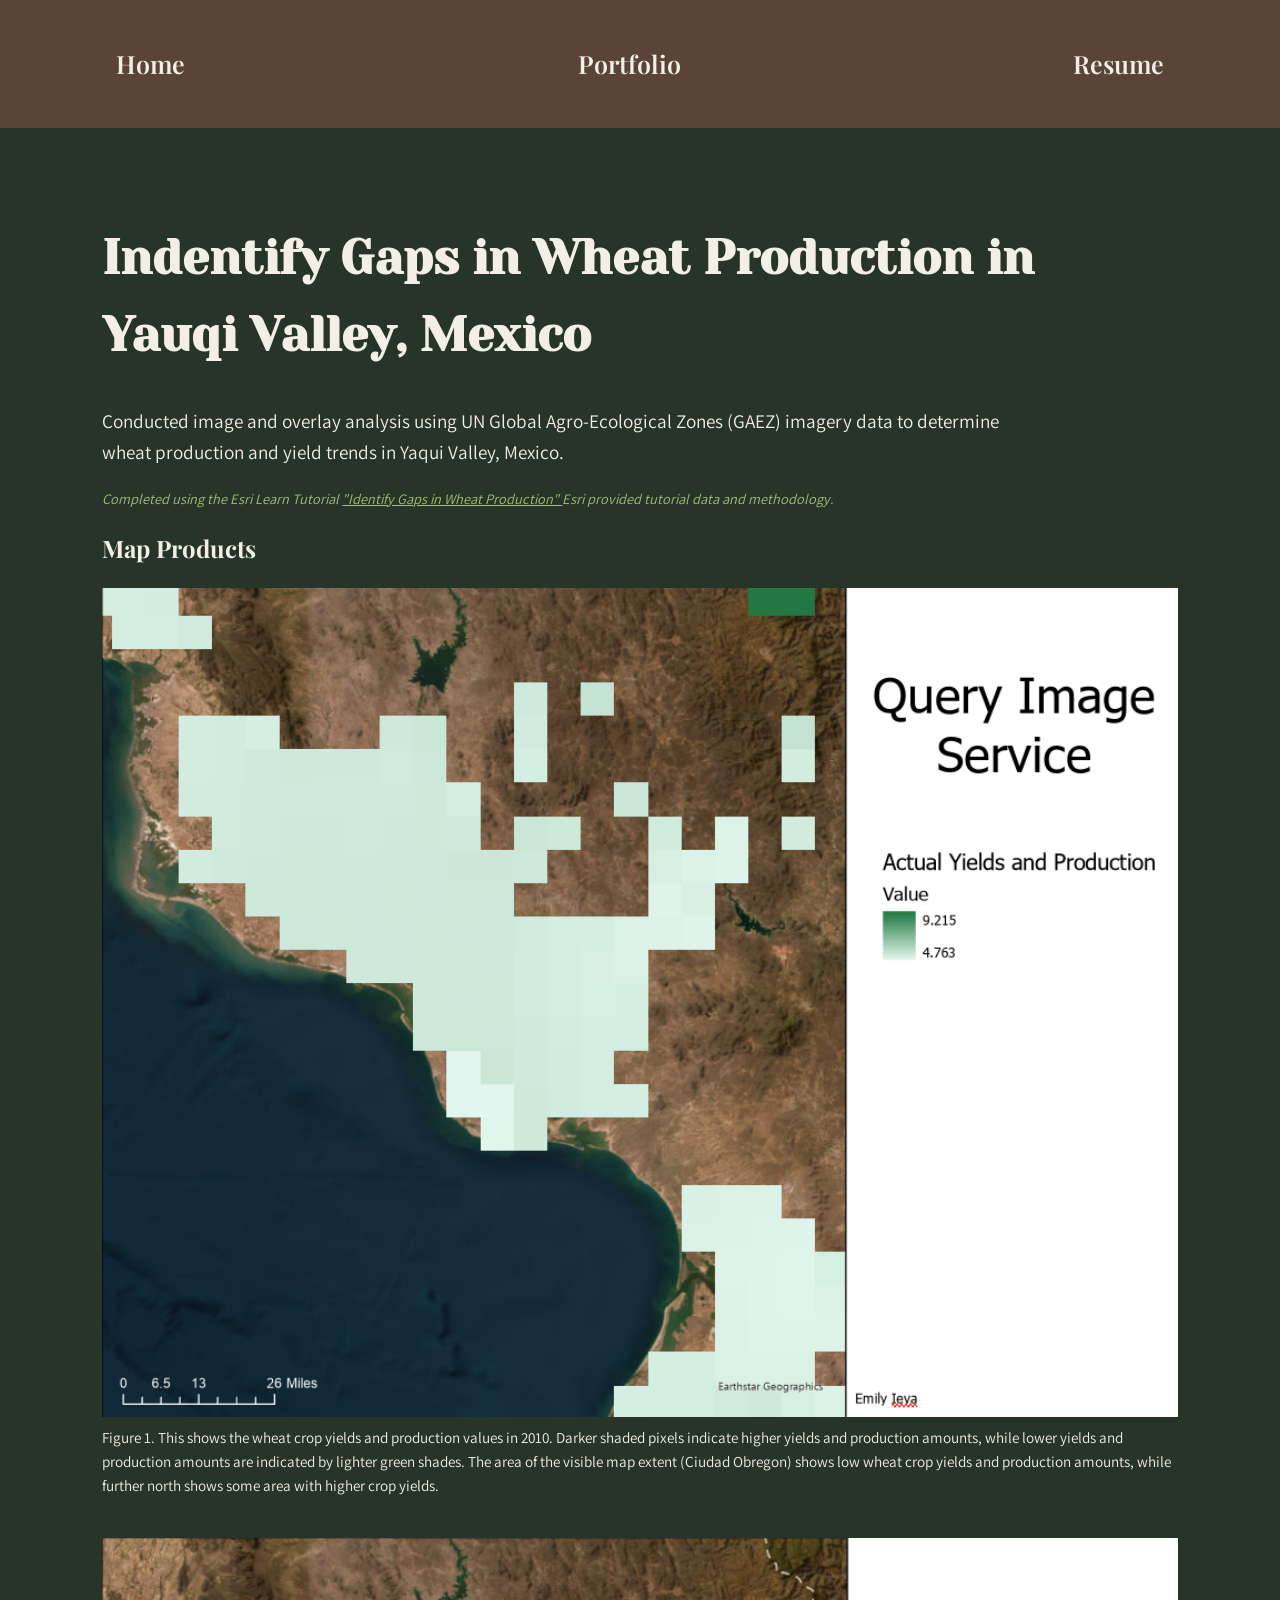
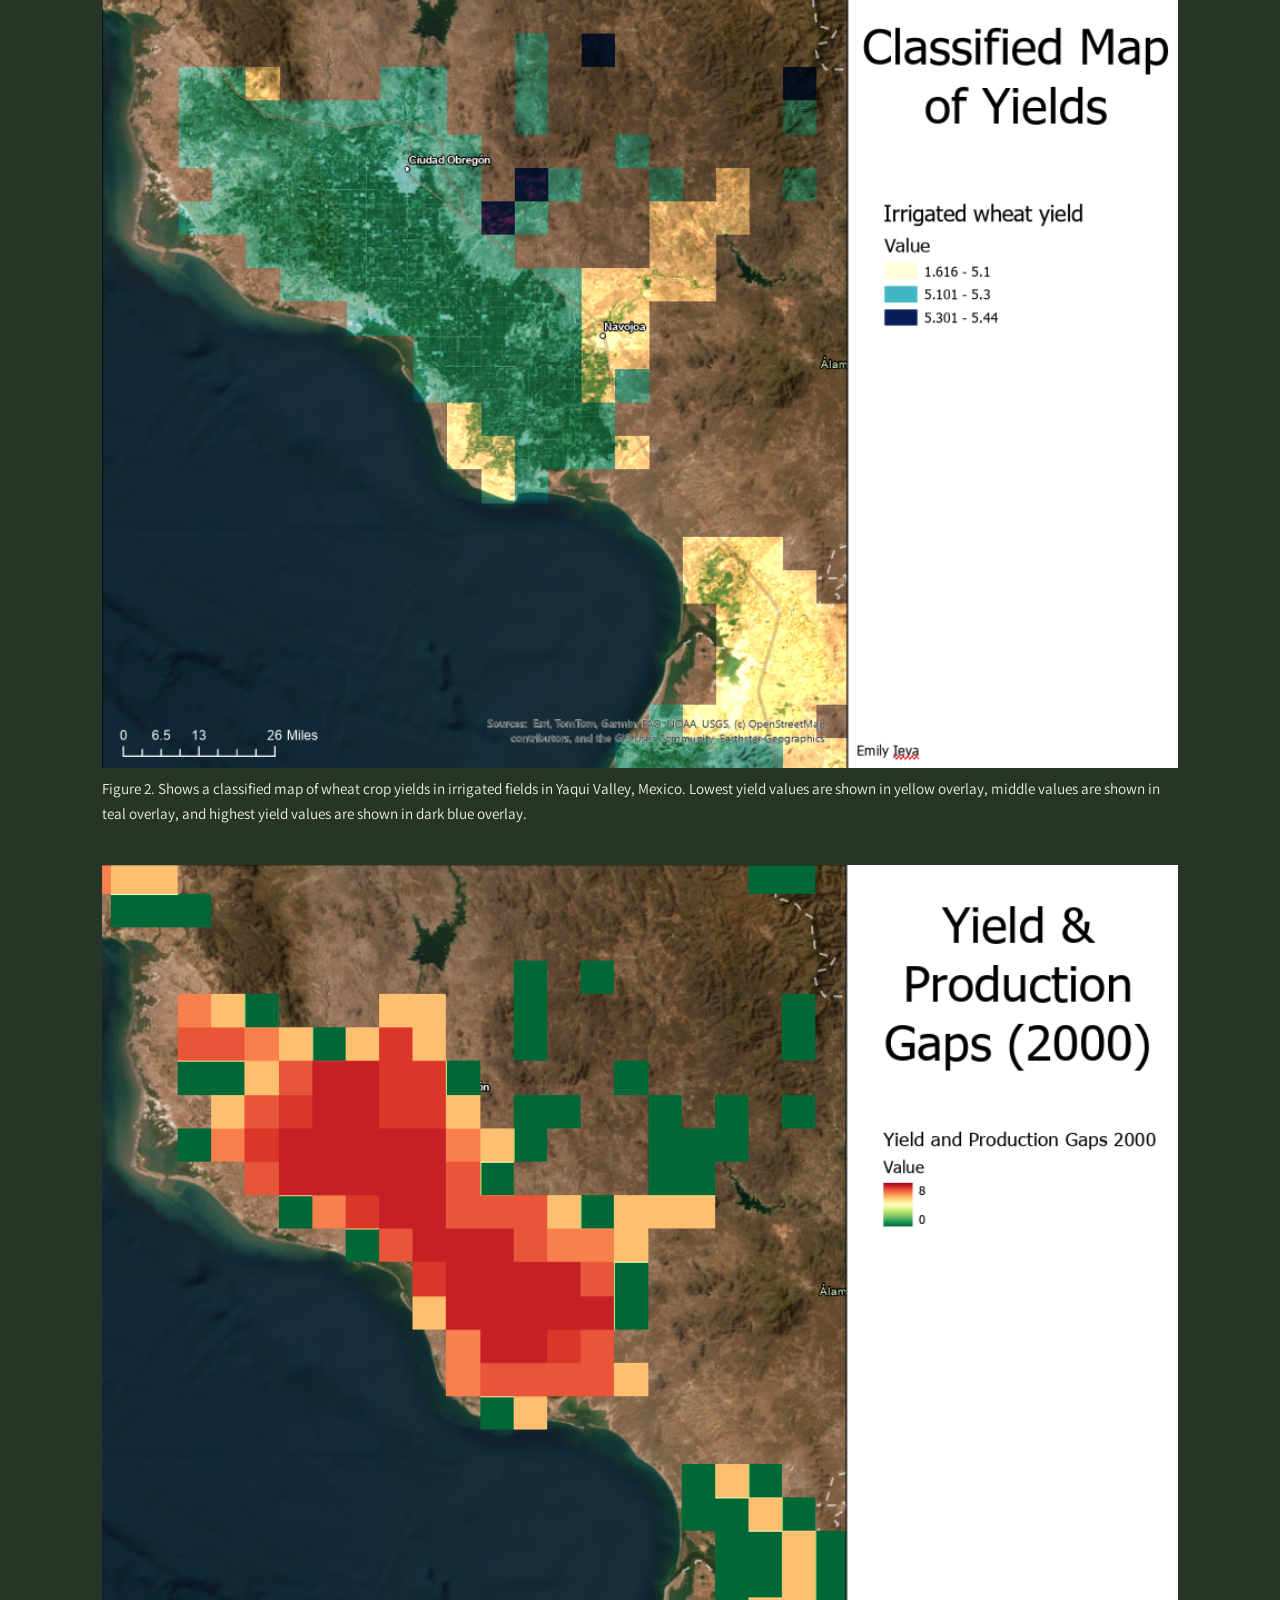
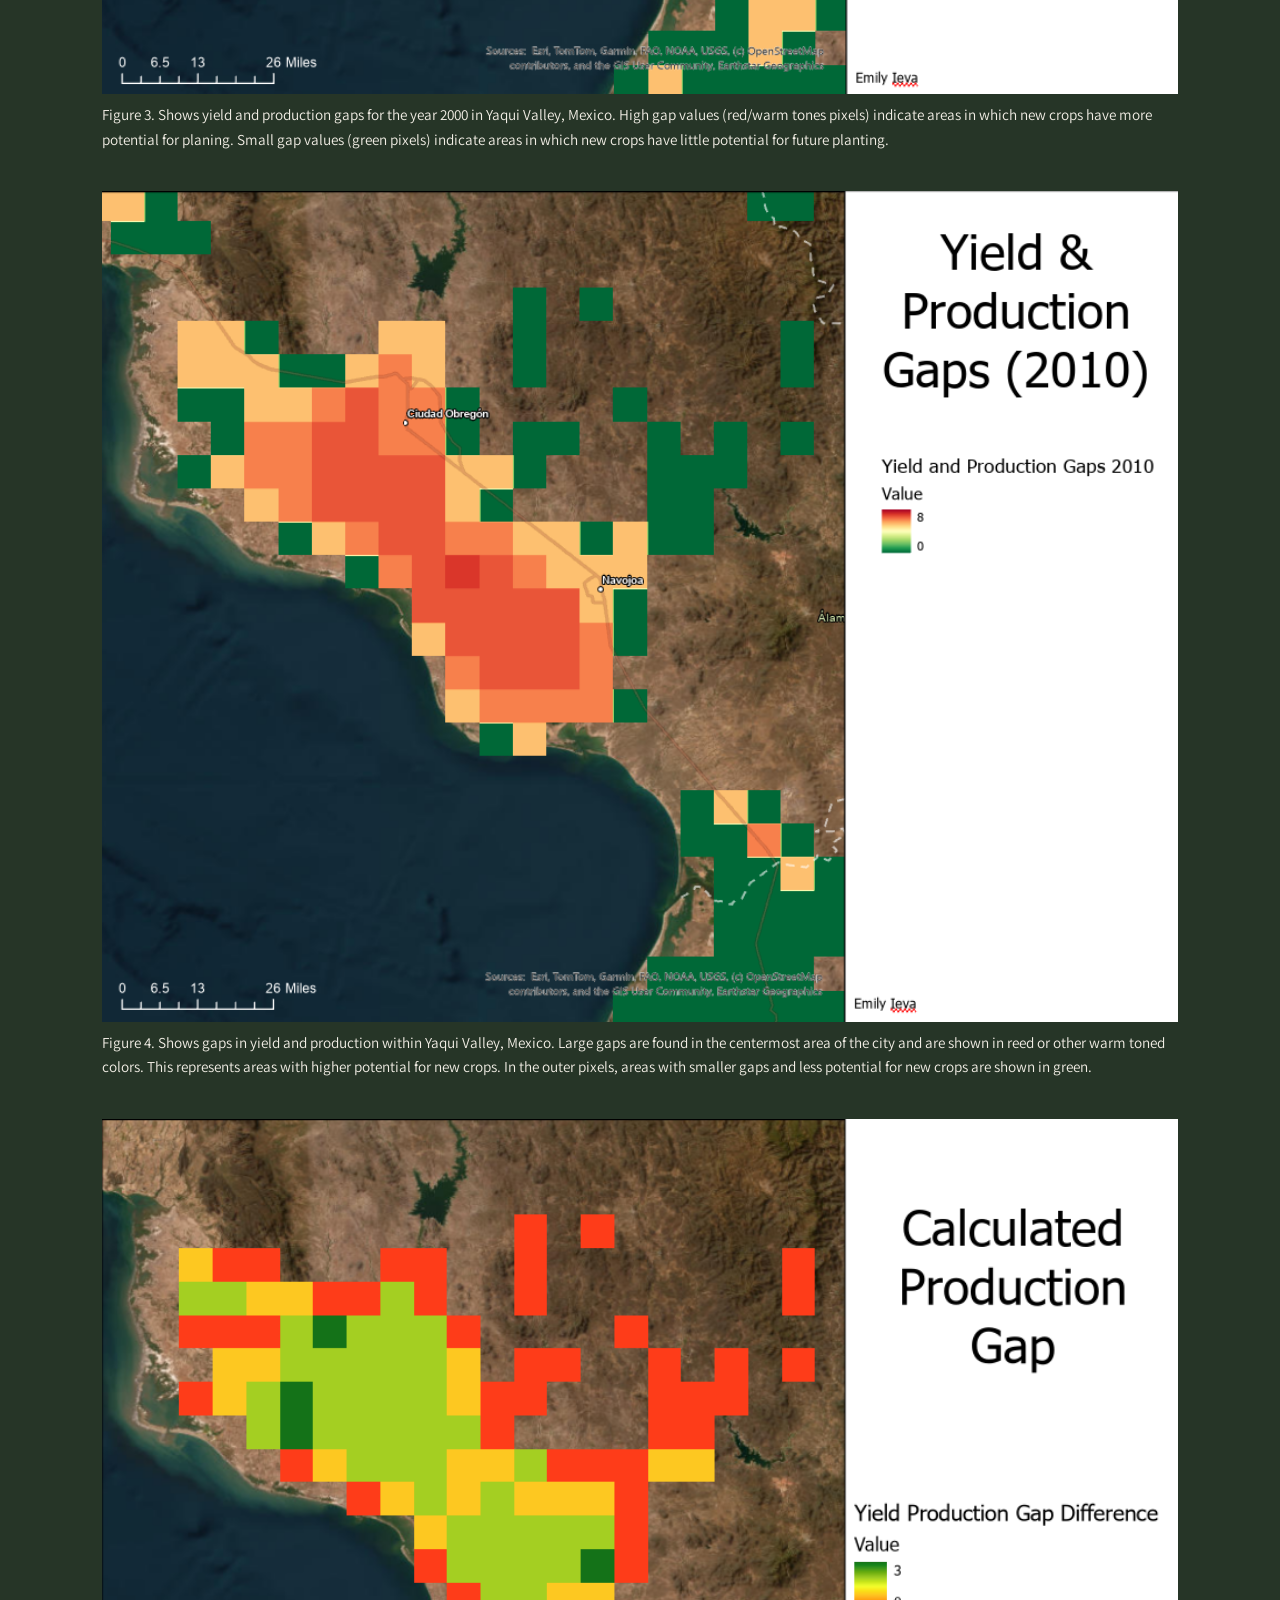
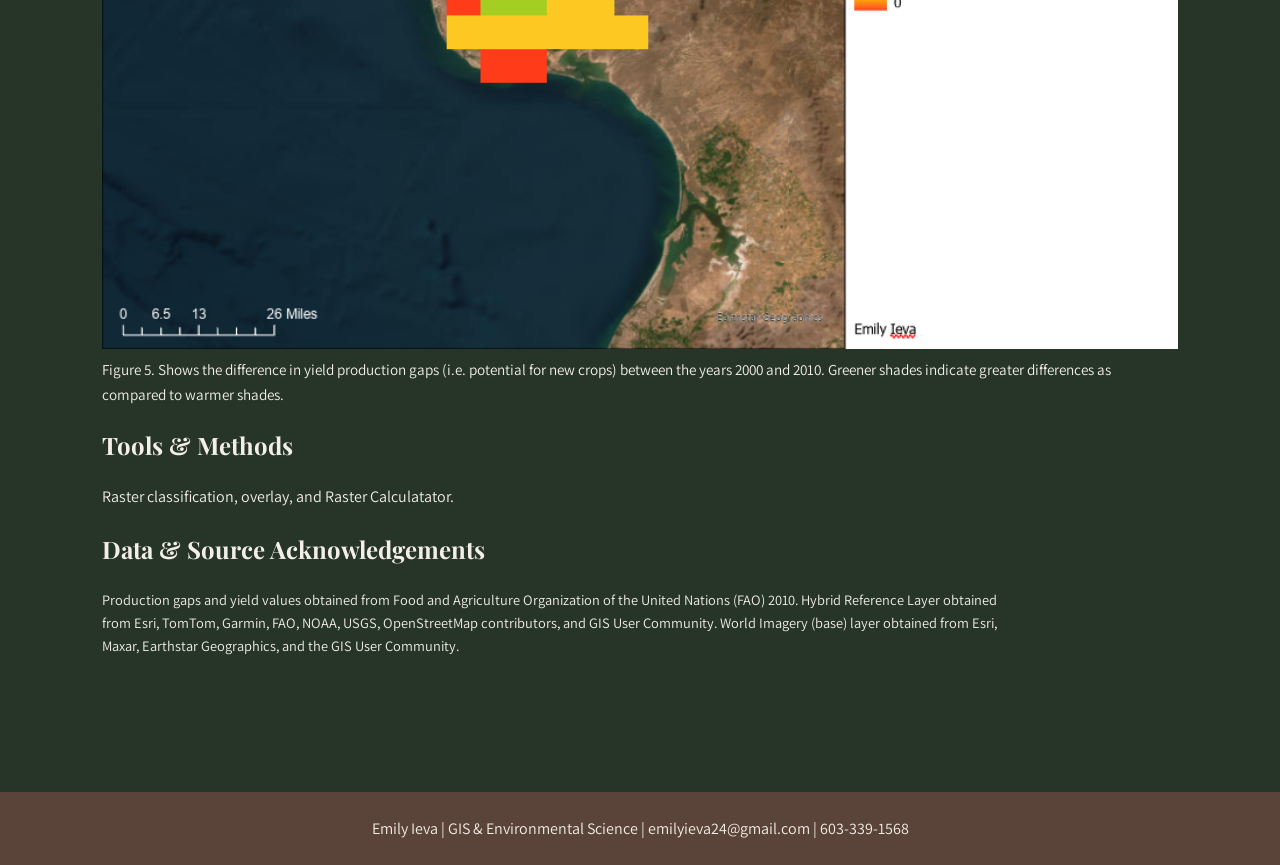
<file: wheat.html>
<!DOCTYPE html>
<html lang="en">

<head>
  <meta charset="UTF-8">
  <title>Wheat Production Gaps GAEZ Image Analysis | Emily Ieva</title>

  <link rel="preconnect" href="https://fonts.googleapis.com">
  <link rel="preconnect" href="https://fonts.gstatic.com" crossorigin>

  <link href="https://fonts.googleapis.com/css2?family=Assistant:wght@400;500;600&family=Playfair+Display:wght@400;600;700&family=Yeseva+One&display=swap" rel="stylesheet">

  <link rel="stylesheet" href="style.css">
</head>

<body>

<header class="site-header">

  <nav class="site-nav">
    <a href="index.html">Home</a>
    <a href="portfolio.html">Portfolio</a>
    <a href="resume.html">Resume</a>
  </nav>

</header>

  <main class="page-container">

  <h1>Indentify Gaps in Wheat Production in Yauqi Valley, Mexico</h1>
  
  <p class="project-intro">
    Conducted image and overlay analysis using UN Global Agro-Ecological Zones (GAEZ) imagery data to determine wheat production and yield trends in Yaqui Valley, Mexico.
  </p>

  <p class="tutorial-credit">
    Completed using the Esri Learn Tutorial
    <a href="https://learn.arcgis.com/en/projects/identify-gaps-in-wheat-production/"
      target="_blank">
      "Identify Gaps in Wheat Production"
    </a>
    Esri provided tutorial data and methodology.

    <h2>Map Products</h2>

    <div class="technical-map-stack">

      <figure>
        <img src="135W_Lab4/lab4fig1_QueryImageService.png"
          alt="EARTHSS 135w Lab 4 assignment, Map Product #1 of 5">
        <figcaption>Figure 1. This shows the wheat crop yields and production values in 2010. Darker shaded pixels indicate higher yields and production amounts, while lower yields and production amounts are indicated by lighter green shades. The area of the visible map extent (Ciudad Obregon) shows low wheat crop yields and production amounts, while further north shows some area with higher crop yields.</figcaption>
      </figure>

      <figure>
        <img src="135W_Lab4/lab4fig2_ClassifiedMapofYields.png"
          alt="EARTHSS 135w Lab 4 assignment, Map Product #2 of 5">
        <figcaption>Figure 2. Shows a classified map of wheat crop yields in irrigated fields in Yaqui Valley, Mexico. Lowest yield values are shown in yellow overlay, middle values are shown in teal overlay, and highest yield values are shown in dark blue overlay.</figcaption>
      </figure>

      <figure>
        <img src="135W_Lab4/lab4fig3_YPgaps2000.png"
          alt=""EARTHSS 135w Lab 4 assignment, Map Product #3 of 5">
        <figcaption>Figure 3. Shows yield and production gaps for the year 2000 in Yaqui Valley, Mexico. High gap values (red/warm tones pixels) indicate areas in which new crops have more potential for planing. Small gap values (green pixels) indicate areas in which new crops have little potential for future planting.</figcaption>
      </figure>

      <figure> 
        <img src="135W_Lab4/lab4fig4YPgaps2010.png"
          alt="EARTHSS 135w Lab 4 assignment, Map Product #4 of 5">
        <figcaption>Figure 4. Shows gaps in yield and production within Yaqui Valley, Mexico. Large gaps are found in the centermost area of the city and are shown in reed or other warm toned colors. This represents areas with higher potential for new crops. In the outer pixels, areas with smaller gaps and less potential for new crops are shown in green.</figcaption>
      </figure>

      <figure>
        <img src="135W_Lab4/Calculate_Production_Gap.png"
        alt=""EARTHSS 135w Lab 4 assignment, Map Product #5 of 5">
        <figcaption>Figure 5. Shows the difference in yield production gaps (i.e. potential for new crops) between the years 2000 and 2010. Greener shades indicate greater differences as compared to warmer shades.</figcaption>
      </figure>

    </div>

    <h2>Tools & Methods</h2>

    <p>
      Raster classification, overlay, and Raster Calculatator. 
    </p>

  <h2>Data & Source Acknowledgements</h2>

    <p class="data-credit">
      Production gaps and yield values obtained from Food and Agriculture Organization of the United Nations (FAO) 2010. Hybrid Reference Layer obtained from Esri, TomTom, Garmin, FAO, NOAA, USGS, OpenStreetMap contributors, and GIS User Community. World Imagery (base) layer obtained from Esri, Maxar, Earthstar Geographics, and the GIS User Community.
    </p>
      

  </main>

<footer class="site-footer">
 <p> Emily Ieva | GIS & Environmental Science | emilyieva24@gmail.com | 603-339-1568</p>
</footer>
    
</body>

</html>
</file>
<file: style.css>
:root {
  --bg-dark: #263527;
  --bg-deep: #1f2822;
  --brown: #5a4338;
  --cream: #f3efe6;
  --green-light: #9fbe7a;
  --green-mid: #6f8d5f;
  --blackberry: #9e758d;
}

body { 
  margin: 0;
  background-color: var(--bg-dark);
  color: var(--cream);
  font-family: "Assistant", sans-serif;
  line-height: 1.6;
}

h1 {
  font-family: "Yeseva One", serif;
  font-size: 48px;
}

h2 {
  font-family: "Playfair Display", serif;
}

p { 
  max-width: 800px;
}

.page-container {
  max-width: 1200px;
  margin: 0 auto;
  padding:60px 8%;
}


/* NAVIGATION */

.site-nav {
  max-width: 1200px;
  margin: 0 auto;
  padding: 36px 8%;
  display: flex;
  justify-content: space-between;
}

.site-nav a {
  color: var(--cream);
  text-decoration: none;
  font-family: "Playfair Display", serif;
  font-weight: 600;
  font-size: 25px;

  background-color: var(--brown);
  padding: 8px 14px;
}

.site-nav a:hover {
  background-color: var(--blackberry);
  color: var(--cream);
}

/* PROJECT GRID */

.project-grid {
  display: grid;
  grid-template-columns: repeat(3, 1fr);
  gap: 32px;
}

.project-card {
  padding: 24px;
  background-color: var(--bg-deep);
  min-height: 250px;
}

.project-card img {
  width: 100%;
  height: 220px;
  object-fit: cover;
}


.project-link {
  color: inherit;
  text-decoration: none;
}


/* PROJECT PAGES */

.project-intro {
  font-size: 1.2rem;
  max-width: 900px;
}

.project-map {
  width: 100%;
  max-width: 1000px;
  height: auto;
}

.map-gallery {
  display: grid;
  grid-template-columns: repeat(2, 1fr);
  gap: 32px;
}

.map-gallery figure {
  margin: 0;
}

.map-gallery img {
  width: 100%; 
  height: auto;
  display: block;
}

.map-gallery figcaption {
  margin-top: 8px;
  text-align: center;
  font-weight: 600;
}

.project-documents {
  display: flex;
  gap: 20px;
  flex-wrap: wrap;
}

.project-documents a {
  color: var(--cream);
  text-decoration: none;
  font-weight: 600;
  border: 1px solid var(--green-light);
  padding: 10px 16px;
}

.project-documents a:hover {
  color: var(--green-light);
}

.workflow-figure {
  margin: 32px 0;
  text-align: left;
}

.workflow-figure img {
  width: 100%;
  max-width: 700px;
  height: auto;
  cursor: zoom-in;
}

/* THREE MAP COLUMN GALLERY */

.map-gallery-three {
  display: grid;
  grid-template-columns: repeat(3, 1fr);
  gap: 32px;
}

.map-gallery-three figure {
  margin: 0;
}

.map-gallery-three img {
  width: 100%;
  height: auto;
  display: block;
}

/* STACKED CHART GALLERY */

.chart-gallery {
  display: grid;
  grid-template-columns: 1fr;
  gap: 32px;
}

.chart-gallery figure {
  margin: 0;
}

.chart-gallery img {
  width: 100%;
  height: auto;
  display: block;
}

/* TECHNICAL WORK MAP STACK */

.technical-map-stack {
  display: grid;
  grid-template-columns: 1fr;
  gap: 40px;
}

.technical-map-stack figure {
  margin: 0;
}

.technical-map-stack img {
  width: 100%;
  height: auto;
  display: block;
}

.technical-map-stack figcaption {
  margin-top: 8px;
  font-size: 0.95rem;
  text-align: left;
}


/* ESRI TUT CREDIT */

.tutorial-credit {
  max-width: 900px;
  font-size: 0.9rem;
  font-style: italic;
  color: var(--green-light);
}

.tutorial-credit a {
  color: inherit;
}

.tutorial-credit a:hover {
  color: var(--cream);
}

/* DATA CREDIT */

.data-credit {
  max-width: 900px;
  font-size: 0.9rem;
}

/* GIS TECHNICAL WORKS */

.technical-grid {
  display: grid;
  grid-template-columns: repeat(2, 1fr);
  gap: 32px;
}

.technical-card {
  padding: 28px;
  background-color: var(--bg-deep);
  min-height: 100px;
}

.technical-card h3 {
  margin-top: 0;
  font-family: "Playfair Display", serif;
}

.technical-card p {
  margin-bottom: 0;
}

.technical-link {
  color: inherit;
  text-decoration: none;
}

/* .technical-card:hover {
  background-color: var(--brown);
} */
  
/* SITE HEADER */

.site-header {
  background-color: var(--brown);
}

/* SITE FOOTER */

.site-footer {
  background-color: var(--brown);
  color: var(--cream);
  padding: 24px 8%;
  margin-top: 60px;
  text-align: center;
}

.site-footer p {
  max-width: none;
  margin: 0;
}
  

/* HOME PAGE */

.home-photo {
  float: right;
  width: 400px;
  height: auto;
  margin-left: 32px;
  margin-bottom: 20px;
}

.home-intro p {
  max-width: none;
}

/* SITE ACCENTS */

/* RESUME */

.resume-pages {
  display: grid;
  grid-template-columns: 1fr;
  gap: 32px;
  margin-bottom: 40px;
}

.resume-pages img {
  width: 100%;
  max-width: 800px;
  height: auto;
  display: block;
  margin: 0 auto;
}
</file>
